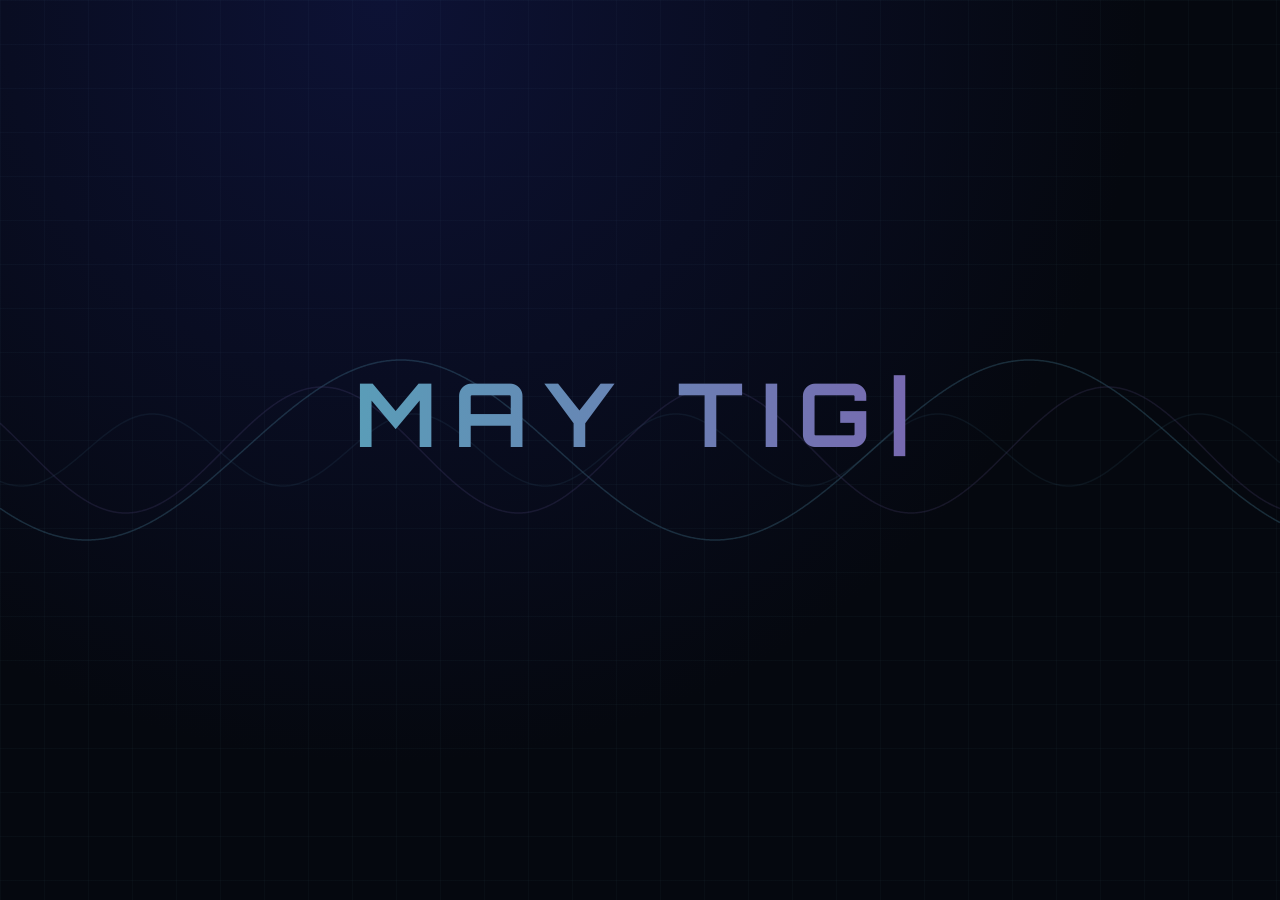
<file: index.html>
<!DOCTYPE html>
<html lang="en">
<head>
<meta charset="UTF-8">
<meta name="viewport" content="width=device-width, initial-scale=1.0">
<title>May Tiger</title>
<link href="https://fonts.googleapis.com/css2?family=Orbitron:wght@400;700;900&family=Poppins:wght@300;400;500;600;700&display=swap" rel="stylesheet">
<style>
  * { margin: 0; padding: 0; box-sizing: border-box; }
  body { background: #05080f; overflow: hidden; }

  /* ── START SCREEN ─────────────────────────────────────── */
  #start-screen {
    position: fixed; inset: 0; z-index: 10000;
    background: radial-gradient(ellipse at 30% 0%, #0d1235 0%, #05080f 60%);
    display: flex;
    flex-direction: column;
    align-items: center;
    justify-content: center;
    gap: 0.75rem;
  }

  #boot-wave {
    position: absolute;
    inset: 0;
    width: 100%;
    height: 100%;
    opacity: 0.45;
    pointer-events: none;
  }

  .boot-name {
    font-family: 'Orbitron', sans-serif;
    font-size: clamp(2.4rem, 8vw, 5.5rem);
    font-weight: 700;
    letter-spacing: 0.2em;
    background: linear-gradient(90deg, #5a9db8 0%, #7868b0 100%);
    -webkit-background-clip: text;
    -webkit-text-fill-color: transparent;
    background-clip: text;
    position: relative;
    z-index: 1;
    min-height: 1.2em;
  }

  .boot-sub {
    font-family: 'Poppins', sans-serif;
    font-size: clamp(0.6rem, 1.8vw, 0.85rem);
    color: #8bbad0;
    letter-spacing: 0.28em;
    text-transform: uppercase;
    opacity: 0;
    transition: opacity 0.9s ease;
    position: relative;
    z-index: 1;
  }

  .boot-prompt {
    font-family: 'Poppins', sans-serif;
    font-size: 0.78rem;
    color: #5a9db8;
    letter-spacing: 0.14em;
    opacity: 0;
    position: relative;
    z-index: 1;
    margin-top: 2rem;
    transition: opacity 0.5s ease;
  }
  .boot-prompt.blink {
    animation: bootBlink 1.4s ease-in-out infinite;
  }

  @keyframes bootBlink {
    0%, 100% { opacity: 1; }
    50%       { opacity: 0.2; }
  }

  /* Oscilloscope grid on start screen */
  #start-screen::after {
    content: '';
    position: absolute;
    inset: 0;
    background-image:
      linear-gradient(rgba(90,157,184,0.04) 1px, transparent 1px),
      linear-gradient(90deg, rgba(90,157,184,0.04) 1px, transparent 1px);
    background-size: 44px 44px;
    pointer-events: none;
    z-index: 0;
  }

  /* ── SHELL LOADER ─────────────────────────────────────── */
  #shell-loader {
    position: fixed; inset: 0; z-index: 9999;
    background: radial-gradient(ellipse at 30% 0%, #0d1235 0%, #05080f 60%);
    display: flex; align-items: center; justify-content: center;
    flex-direction: column;
    transition: opacity 0.4s ease;
  }
  #shell-loader.hidden { opacity: 0; pointer-events: none; }

  .loader-content { text-align: center; z-index: 2; }
  .loader-text {
    font-family: 'Poppins', sans-serif;
    font-size: 1.1rem;
    color: #8bbad0;
    margin-bottom: 1.25rem;
    letter-spacing: 0.12em;
    text-transform: uppercase;
  }

  .progress-bar {
    width: 250px; height: 3px;
    border: 1px solid rgba(90,157,184,0.3);
    border-radius: 10px; overflow: hidden;
  }
  .progress-fill {
    height: 100%; width: 0%;
    background: linear-gradient(90deg, #5a9db8, #7868b0);
    box-shadow: 0 0 10px #5a9db8;
  }
  .progress-fill.active { animation: loadBar 0.8s linear forwards; }
  @keyframes loadBar { from{width:0%} to{width:100%} }

  /* Subtle grid on loader */
  #shell-loader::after {
    content: ""; position: absolute; inset: 0; pointer-events: none;
    background-image:
      linear-gradient(rgba(90,157,184,0.03) 1px, transparent 1px),
      linear-gradient(90deg, rgba(90,157,184,0.03) 1px, transparent 1px);
    background-size: 44px 44px;
  }

  /* ── PAGE FRAME ───────────────────────────────────────── */
  #page-frame {
    position: fixed; inset: 0;
    width: 100%; height: 100%;
    border: none;
    opacity: 0;
    transition: opacity 0.25s ease;
  }
  #page-frame.visible { opacity: 1; }
</style>
</head>
<body>

<!-- Start screen — cinematic boot -->
<div id="start-screen">
  <canvas id="boot-wave"></canvas>
  <div class="boot-name"></div>
  <div class="boot-sub"></div>
  <div class="boot-prompt">[ click anywhere to enter ]</div>
</div>

<!-- Loader -->
<div id="shell-loader" style="display:none;">
  <div class="loader-content">
    <div class="loader-text">Initializing...</div>
    <div class="progress-bar"><div class="progress-fill" id="progress-fill"></div></div>
  </div>
</div>

<!-- Persistent audio — never reloads -->
<audio id="bootSound" src="sounds/Load.wav" preload="auto"></audio>
<audio id="bgMusic"   src="sounds/BG.wav"   loop preload="auto"></audio>
<audio id="navSound"  src="sounds/nav.wav"  preload="auto"></audio>

<!-- The iframe that swaps pages -->
<iframe id="page-frame" src=""
  allow="autoplay; fullscreen; picture-in-picture; encrypted-media"
  allowfullscreen></iframe>

<script>
const frame    = document.getElementById('page-frame');
const loader   = document.getElementById('shell-loader');
const startScr = document.getElementById('start-screen');
const progress = document.getElementById('progress-fill');
const bootSnd  = document.getElementById('bootSound');
const bgMusic  = document.getElementById('bgMusic');
const navSnd   = document.getElementById('navSound');

const bootCanvas = document.getElementById('boot-wave');
const bootName   = document.querySelector('.boot-name');
const bootSub    = document.querySelector('.boot-sub');
const bootPrompt = document.querySelector('.boot-prompt');

// ── Waveform animation ───────────────────────────────────
let waveRAF;
let waveT = 0;

function resizeBootCanvas() {
    bootCanvas.width  = window.innerWidth;
    bootCanvas.height = window.innerHeight;
}

function drawBootWave() {
    const ctx = bootCanvas.getContext('2d');
    const w = bootCanvas.width, h = bootCanvas.height;
    ctx.clearRect(0, 0, w, h);

    const waves = [
        { color: 'rgba(90,157,184,0.55)',  freq: 0.010, speed: 0.8,  amp: 0.10 },
        { color: 'rgba(120,104,176,0.35)', freq: 0.016, speed: -0.5, amp: 0.07 },
        { color: 'rgba(90,157,184,0.20)',  freq: 0.024, speed: 1.2,  amp: 0.04 },
    ];

    waves.forEach(wave => {
        ctx.beginPath();
        ctx.strokeStyle = wave.color;
        ctx.lineWidth = 1.5;
        for (let x = 0; x <= w; x++) {
            const y = h / 2 + Math.sin(x * wave.freq + waveT * wave.speed) * h * wave.amp;
            x === 0 ? ctx.moveTo(x, y) : ctx.lineTo(x, y);
        }
        ctx.stroke();
    });

    waveT += 0.04;
    waveRAF = requestAnimationFrame(drawBootWave);
}

// ── Typewriter ───────────────────────────────────────────
function typeWriter(el, text, speed, onDone) {
    let i = 0;
    el.textContent = '';
    function tick() {
        if (i <= text.length) {
            el.textContent = text.slice(0, i) + (i < text.length ? '|' : '');
            i++;
            setTimeout(tick, speed);
        } else {
            el.textContent = text;
            if (onDone) onDone();
        }
    }
    tick();
}

// ── Boot cinematic sequence ──────────────────────────────
window.addEventListener('load', () => {
    resizeBootCanvas();
    window.addEventListener('resize', resizeBootCanvas);
    drawBootWave();

    setTimeout(() => {
        typeWriter(bootName, 'MAY TIGER', 80, () => {
            setTimeout(() => {
                bootSub.style.opacity = '1';
                bootSub.textContent = 'Software Engineer · Music Producer';
                setTimeout(() => {
                    bootPrompt.style.opacity = '1';
                    setTimeout(() => {
                        bootPrompt.classList.add('blink');
                    }, 550);
                }, 900);
            }, 200);
        });
    }, 450);
});

// ── Navigate inside the iframe ───────────────────────────
function loadPage(url) {
    playNavSound();
    frame.classList.remove('visible');
    setTimeout(() => { frame.src = url; }, 200);
}

frame.addEventListener('load', () => { frame.classList.add('visible'); });

// ── Sound helpers ────────────────────────────────────────
function playNavSound() {
    navSnd.currentTime = 0;
    navSnd.volume = 0.4;
    navSnd.play().catch(() => {});
}

function startBgMusic() {
    bgMusic.volume = 0.4;
    bgMusic.play().catch(() => {});
}

// ── Listen for navigation messages from inner pages ──────
window.addEventListener('message', (e) => {
    if (e.data && e.data.type === 'navigate') { loadPage(e.data.url); }
    if (e.data && e.data.type === 'videoPlay') { bgMusic.pause(); }
    if (e.data && e.data.type === 'videoPause') { startBgMusic(); }
});

// ── Intro sequence ───────────────────────────────────────
let started = false;

function startExperience() {
    if (started) return;
    started = true;

    cancelAnimationFrame(waveRAF);
    startScr.style.display = 'none';
    loader.style.display = 'flex';

    progress.classList.remove('active');
    void progress.offsetWidth;
    setTimeout(() => progress.classList.add('active'), 50);

    bootSnd.volume = 0.3;
    bootSnd.play().catch(() => {});

    setTimeout(() => {
        loader.classList.add('hidden');
        startBgMusic();
        loadPage('menu.html');
    }, 800);
}

document.addEventListener('keydown', startExperience, { capture: true });
document.addEventListener('click',   startExperience, { capture: true });
</script>
</body>
</html>
</file>
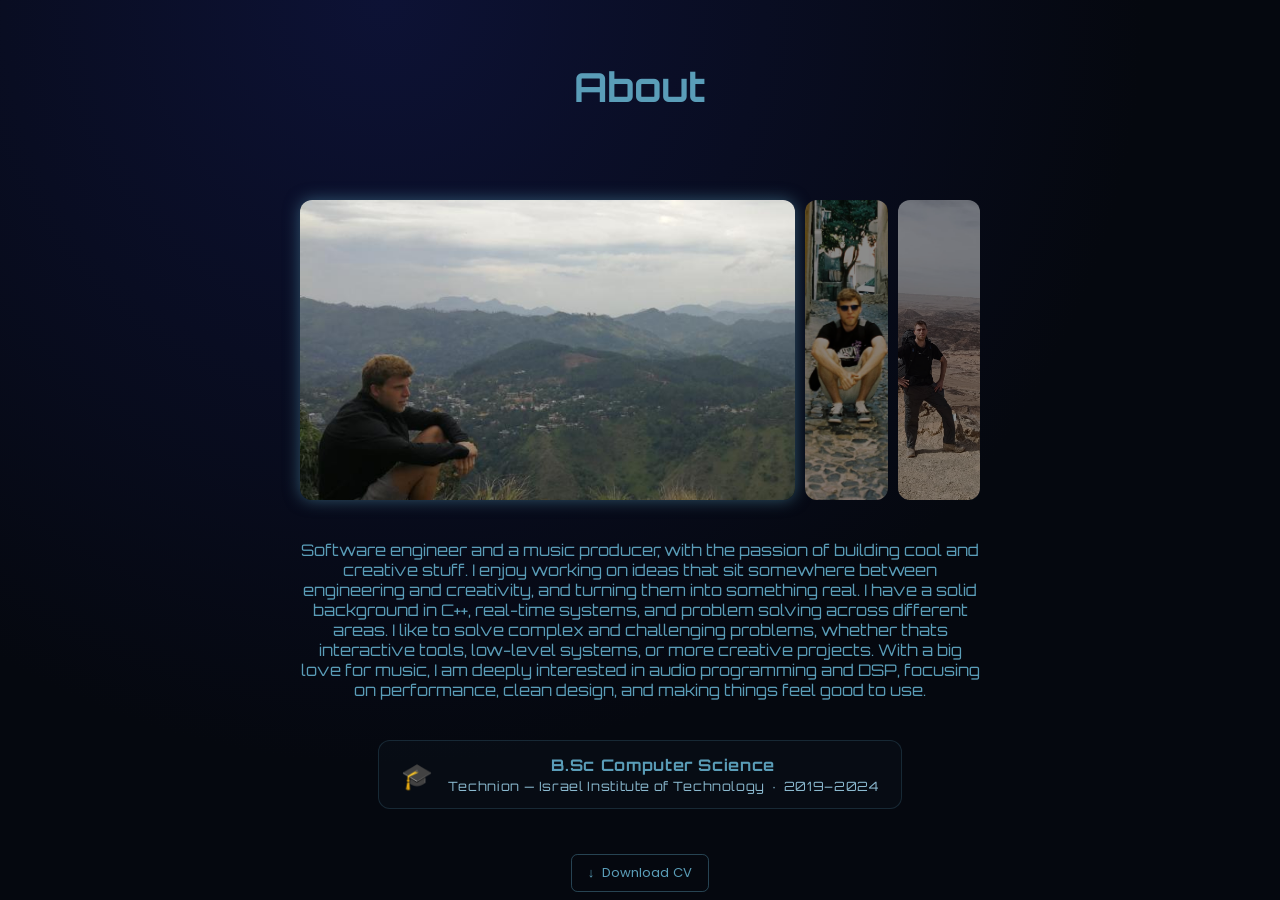
<file: about.html>
<!DOCTYPE html>
<html lang="en">
<head>
<meta charset="UTF-8">
<meta name="viewport" content="width=device-width, initial-scale=1.0">
<meta name="description" content="About May Tiger — Linux software engineer with 3 years at SolarEdge, B.Sc Computer Science from Technion, C++ audio plugin developer and music producer.">
<title>About | May Tiger</title>
<link rel="stylesheet" href="styles.css">
<link rel="preconnect" href="https://fonts.googleapis.com">
<link rel="preconnect" href="https://fonts.gstatic.com" crossorigin>
<link href="https://fonts.googleapis.com/css2?family=Orbitron:wght@400;700;900&family=Poppins:wght@300;400;500;600;700&display=swap" rel="stylesheet">
</head>
<body style="background: #05080f;">

<section id="about" class="about scrollable-page active">
    <h1>About</h1>
    <div class="about-page">

        <div class="options">
            
            <div class="option active" style="--optionImage: url('images/me.jpg');" aria-label="Photo 1">
                <div class="label"><div class="icon"></div></div>
            </div>
            <div class="option" style="--optionImage: url('images/me_2.png');" aria-label="Photo 2">
                <div class="label"><div class="icon"></div></div>
            </div>
            <div class="option" style="--optionImage: url('images/me_3.jpeg');" aria-label="Photo 3">
                <div class="label"><div class="icon"></div></div>
            </div>
        
        </div>

        <p>
            Software engineer and a music producer, with the passion of building cool and creative stuff.
            I enjoy working on ideas that sit somewhere between engineering and creativity, and turning them into something real.
            I have a solid background in C++, real-time systems, and problem solving across different areas.
            I like to solve complex and challenging problems, whether thats interactive tools, low-level systems, or more creative projects.
            With a big love for music, I am deeply interested in audio programming and DSP, focusing on performance, clean design, and making things feel good to use.
        </p>

        <div class="edu-badge">
            <div class="edu-badge-icon">&#127891;</div>
            <div class="edu-badge-text">
                <div class="edu-badge-degree">B.Sc Computer Science</div>
                <div class="edu-badge-school">Technion &mdash; Israel Institute of Technology &nbsp;&#183;&nbsp; 2019&ndash;2024</div>
            </div>
        </div>
        
        <a href="MayTiger_CV.pdf" download class="download-btn">&#8595;&nbsp; Download CV</a>
        
        <h2 class="about-cta">
            Open to new opportunities!   feel free to reach out on at: <br>  <a href="mailto:may.tiger877@gmail.com">may.tiger877@gmail.com</a> <br>or:
        </h2>
        
        <div class="about-links">
            <a href="https://www.linkedin.com/in/may-tiger-1b8280225" target="_blank">
                <img src="images/linkedinCROP.png" alt="LinkedIn profile" class="about-icon_linkdin">
            </a>
        </div>
        
        <div class="skills-row">
            <span class="skill-tag">C++</span>
            <span class="skill-tag">C</span>
            <span class="skill-tag">Python</span>
            <span class="skill-tag">Linux</span>
            <span class="skill-tag">JUCE</span>
            <span class="skill-tag">DSP</span>
            <span class="skill-tag">PyTorch</span>
            <span class="skill-tag">Git</span>
            <span class="skill-tag">JavaScript</span>
            <span class="skill-tag">HTML / CSS</span>
        </div>
        
        <div class="back-btn" onclick="goTo('menu.html')">&#8592; Back</div>
    </div>
</section>

<script src="scripts.js"></script>
</body>
</html>
</file>
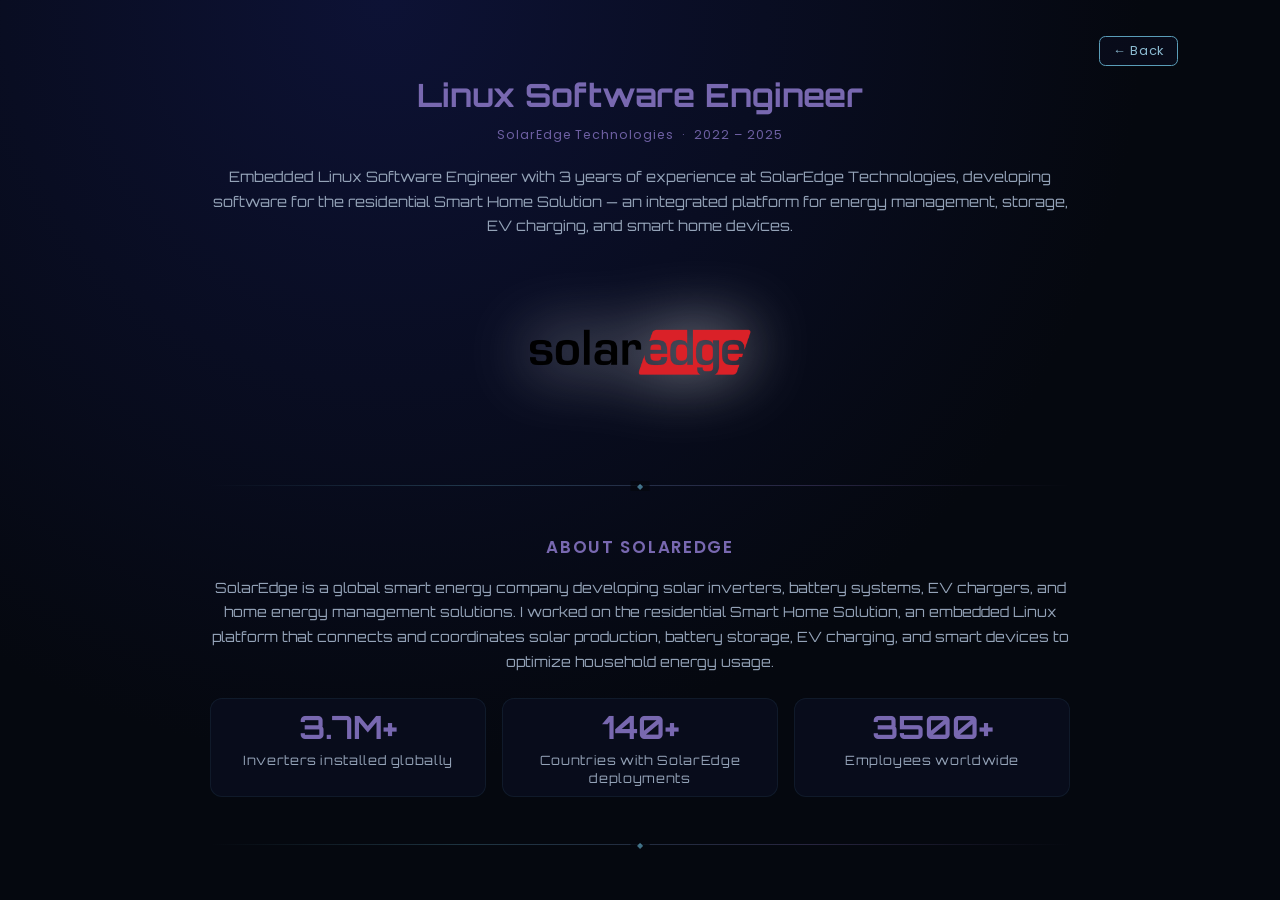
<file: experience.html>
<!DOCTYPE html>
<html lang="en">
<head>
<meta charset="UTF-8">
<meta name="viewport" content="width=device-width, initial-scale=1.0">
<meta name="description" content="May Tiger's work experience — 3 years as Linux Software Engineer at SolarEdge Technologies, developing embedded Linux software for residential smart home energy systems.">
<title>Experience | May Tiger</title>
<link rel="stylesheet" href="styles.css">
<link rel="preconnect" href="https://fonts.googleapis.com">
<link rel="preconnect" href="https://fonts.gstatic.com" crossorigin>
<link href="https://fonts.googleapis.com/css2?family=Orbitron:wght@400;700;900&family=Poppins:wght@300;400;500;600;700&display=swap" rel="stylesheet">
</head>
<body style="background: #05080f;">

<section id="experience" class="experience scrollable-page active">
    <div class="top-back-btn" onclick="goTo('menu.html')">&#8592; Back</div>
    <div class="proj-content">

        <!-- HERO -->
        <div class="proj-hero">
            <div class="proj-hero-text">
                <!-- <p class="tech-tags">C &nbsp;&#183;&nbsp; Python &nbsp;&#183;&nbsp; Linux &nbsp;&#183;&nbsp; Embedded</p> -->
                <h2>Linux Software Engineer</h2>
                <p class="tech-tags">SolarEdge Technologies &nbsp;&#183;&nbsp; 2022 &ndash; 2025</p>
                <p class="proj-hero-sub">Embedded Linux Software Engineer with 3 years of experience at SolarEdge Technologies, developing software for the residential Smart Home Solution — an integrated platform for energy management, storage, EV charging, and smart home devices.</p>
            </div>
        </div>
        
        <a href="https://www.solaredge.com" target="_blank">
            <img src="images/SolarEdge_logo.png" alt="SolarEdge Technologies" class="about-icon_solaredge">
        </a>
        
        
        <div class="proj-divider"></div>

        <!-- ABOUT THE COMPANY -->
        <div class="proj-section">
            <h3 class="proj-section-title">About SolarEdge</h3>
            <!-- <p>SolarEdge Technologies (NASDAQ: SEDG) is a global leader in smart energy technology, headquartered in Israel. The company designs and manufactures solar inverters, power optimizers, energy storage systems, EV chargers, and smart home energy management devices — all unified under a single software ecosystem.</p> -->
            <!-- <p>The product line I worked on was the residential Smart Home Solution: a tightly integrated platform connecting solar inverters, home batteries, EV chargers, hot water controllers, and smart plugs into one coordinated system. The goal is to maximize self-consumption of solar energy, minimize grid dependency, and give homeowners real-time control over every watt flowing through their home.</p> -->
            <p>SolarEdge is a global smart energy company developing solar inverters, battery systems, EV chargers, and home energy management solutions.

I worked on the residential Smart Home Solution, an embedded Linux platform that connects and coordinates solar production, battery storage, EV charging, and smart devices to optimize household energy usage.</p>

            <div class="exp-stat-row">
                <div class="exp-stat">
                    <div class="exp-stat-num">3.7M+</div>
                    <div class="exp-stat-label">Inverters installed globally</div>
                </div>
                <div class="exp-stat">
                    <div class="exp-stat-num">140+</div>
                    <div class="exp-stat-label">Countries with SolarEdge deployments</div>
                </div>
                <div class="exp-stat">
                    <div class="exp-stat-num">3500+</div>
                    <div class="exp-stat-label">Employees worldwide</div>
                </div>
            </div>
        </div>

        <div class="proj-divider"></div>

        <!-- THE PRODUCT -->
        <div class="proj-section">
            <h3 class="proj-section-title">The Product I Worked On</h3>
            <p>The Smart Home Solution serves as the central controller of a connected home energy ecosystem. It communicates with inverters, batteries, EV chargers, and smart devices over protocols including MQTT, Modbus, Zigbee, and RS-485, making real-time decisions about energy distribution and consumption.</p>
            <img src="images/SolarEdge_Home.png" class="proj-spec-img" style="border-radius:8px;border:1px solid rgba(90,157,184,0.15);" onerror="this.src='images/BallPit.png'">
        </div>

        <div class="proj-divider"></div>

        <!-- MY ROLE -->
        <div class="proj-section">
            <h3 class="proj-section-title">My Role and Contributions</h3>
            <p>As part of the core R&D team, I worked across software development, hardware integration, algorithm design, testing, and system validation for a large-scale embedded Linux product.</p>

            <div class="proj-cards">
                <div class="proj-card">
                    <div class="proj-card-icon">&#128200;</div>
                    <h4>Energy Management Algorithms</h4>
                    <p>Developed energy management logic that optimizes energy flow between solar production, battery storage, household loads, and the electrical grid.</p>
                </div>
                <div class="proj-card">
                    <div class="proj-card-icon">&#128268;</div>
                    <h4>Device Integration</h4>
                    <p>Designed software infrastructure for integrating new hardware devices and communication protocols into a unified platform.</p>
                </div>
                <div class="proj-card">
                    <div class="proj-card-icon">&#9889;</div>
                    <h4>Backend Services</h4>
                    <p>Developed and maintained embedded Linux services with a focus on reliability, performance, and scalability.</p>
                </div>
                <div class="proj-card">
                    <div class="proj-card-icon">&#128295;</div>
                    <h4>Hardware Testing</h4>
                    <p>Built and operated hardware test environments using real inverters, batteries, meters, and smart devices for validation and debugging.</p>
                </div>
                <div class="proj-card">
                    <div class="proj-card-icon">&#128101;</div>
                    <h4>Cross-team Collaboration</h4>
                    <p>Collaborated closely with software, hardware, QA, and product teams throughout the development lifecycle.</p>
                </div>
                <div class="proj-card">
                    <div class="proj-card-icon">&#9989;</div>
                    <h4>Unit Testing</h4>
                    <p>Implemented automated unit tests using CMocka to improve reliability and support continuous development.</p>
                </div>
            </div>
        </div>

        <div class="proj-divider"></div>

        <!-- WHAT I GAINED -->
        <div class="proj-section">
            <h3 class="proj-section-title">What I Gained</h3>
            <p>Working at SolarEdge gave me deep, production-grade experience in areas that are hard to learn outside a real embedded systems environment:</p>

            <div class="proj-metrics">
                <div class="proj-metric">
                    <div class="proj-metric-name">Linux Development</div>
                    <div class="proj-metric-desc">Building and maintaining production software for resource-constrained, always-on embedded systems.</div>
                </div>
                <div class="proj-metric">
                    <div class="proj-metric-name">Multi-device Architectures</div>
                    <div class="proj-metric-desc">Designing software that coordinates diverse hardware platforms and communication protocols.</div>
                </div>
                <div class="proj-metric">
                    <div class="proj-metric-name">Algorithm design</div>
                    <div class="proj-metric-desc">Developing decision-making logic for real-world energy management scenarios.</div>
                </div>
                <div class="proj-metric">
                    <div class="proj-metric-name">Hardware & System Debugging</div>
                    <div class="proj-metric-desc">Diagnosing and resolving issues across software, networking, and physical hardware layers using real-world test environments.</div>
                </div>
            </div>
        </div>

        <div class="proj-divider"></div>

        <!-- TECH STACK -->
        <div class="proj-section">
            <h3 class="proj-section-title">Tech Stack</h3>
            <div class="proj-tags-big">
                <span class="proj-tag">C</span>
                <span class="proj-tag">Python</span>
                <span class="proj-tag">Linux</span>
                <span class="proj-tag">CMocka</span>
                <span class="proj-tag">Git</span>
                <span class="proj-tag">CMake</span>
                <span class="proj-tag">Jira</span>
                <span class="proj-tag">Wireshark</span>
            </div>
        </div>

        <!-- <div class="proj-section" style="text-align:center;">
            <a href="MayTiger_CV.pdf" download class="download-btn" style="font-family:'Poppins',sans-serif;">&#8595;&nbsp; Download CV</a>
        </div> -->

        <!-- <div style="height:5rem;"></div> -->
    </div>
    <div class="back-btn" onclick="goTo('menu.html')">&#8592; Back</div>
</section>

<script src="scripts.js"></script>
</body>
</html>
</file>
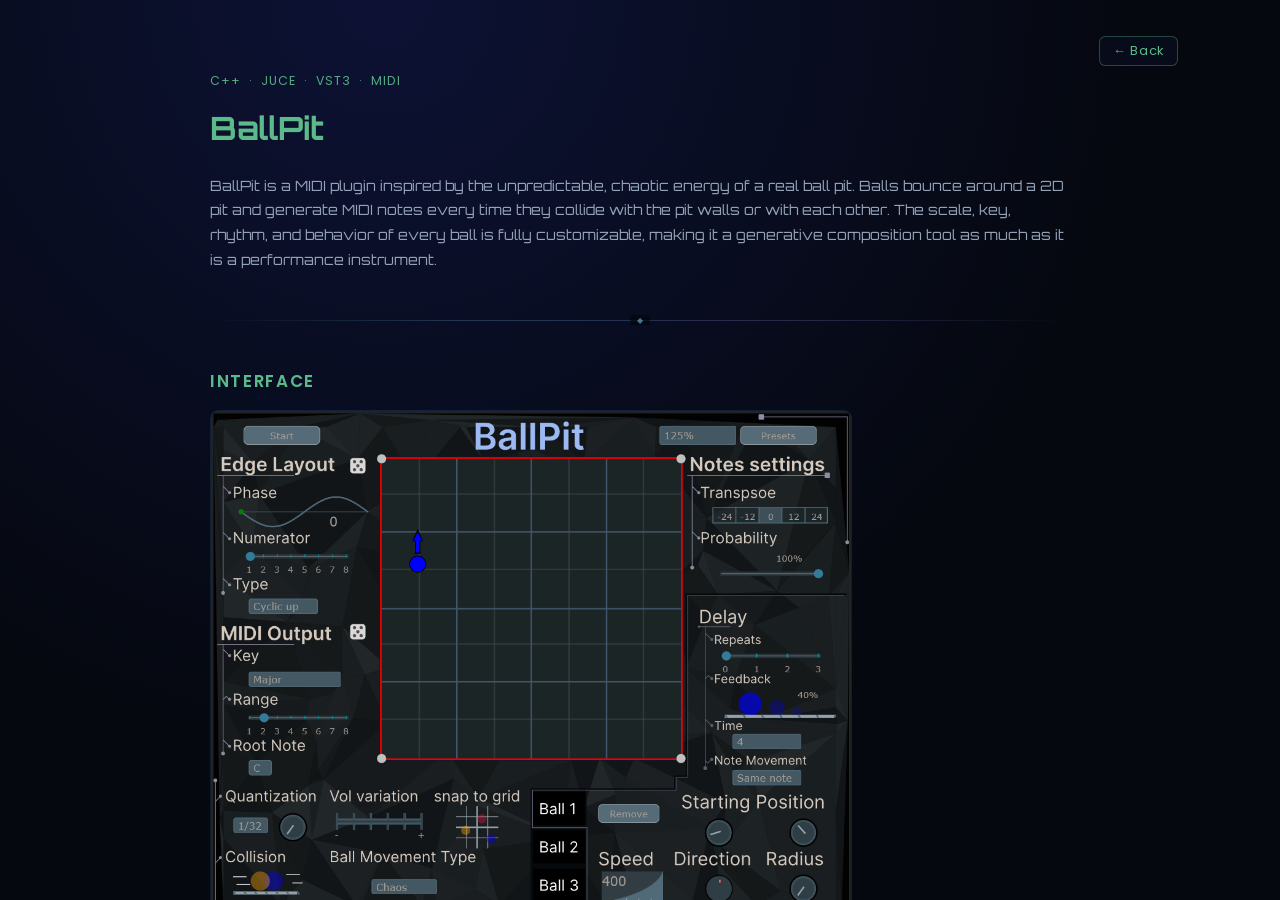
<file: plugin-ballpit.html>
<!DOCTYPE html>
<html lang="en">
<head>
<meta charset="UTF-8">
<meta name="viewport" content="width=device-width, initial-scale=1.0">
<meta name="description" content="BallPit — a physics-based MIDI generator VST3 plugin built in C++ with JUCE. Bouncing balls trigger notes with scale/key control, probability, chaos mode, and per-ball delay tails.">
<title>BallPit | May Tiger</title>
<link rel="stylesheet" href="styles.css">
<link rel="preconnect" href="https://fonts.googleapis.com">
<link rel="preconnect" href="https://fonts.gstatic.com" crossorigin>
<link href="https://fonts.googleapis.com/css2?family=Orbitron:wght@400;700;900&family=Poppins:wght@300;400;500;600;700&display=swap" rel="stylesheet">
</head>
<body style="background: #05080f;">

<section id="plugin-ballpit" class="plugin-page scrollable-page active">
    <div class="top-back-btn" onclick="goTo('plugins.html')">&#8592; Back</div>
    <div class="proj-content">

        <div class="proj-hero">
            <div class="proj-hero-text">
                <p class="tech-tags">C++ &nbsp;&#183;&nbsp; JUCE &nbsp;&#183;&nbsp; VST3 &nbsp;&#183;&nbsp; MIDI</p>
                <h2>BallPit</h2>
            </div>
        </div>

        <div class="proj-section">
            <p>BallPit is a MIDI plugin inspired by the unpredictable, chaotic energy of a real ball pit. Balls bounce around a 2D pit and generate MIDI notes every time they collide with the pit walls or with each other. The scale, key, rhythm, and behavior of every ball is fully customizable, making it a generative composition tool as much as it is a performance instrument.</p>
        </div>

        <div class="proj-divider"></div>

        <div class="proj-section">
            <h3 class="proj-section-title">Interface</h3>
            <img src="https://github.com/MayTiger877/BallPit/raw/main/Screenshot_1.png" class="proj-spec-img" style="border-radius:8px;border:1px solid rgba(90,157,184,0.15);" onerror="this.src='images/BallPit.png'">
        </div>

        <div class="proj-divider"></div>

        <div class="proj-section">
            <h3 class="proj-section-title">Features</h3>
            <div class="proj-cards">
                <div class="proj-card"><div class="proj-card-icon">&#127925;</div><h4>Scale and Key Control</h4><p>Set the root note, key/scale, and note range. Notes are spread across the pit edges and triggered on collision.</p></div>
                <div class="proj-card"><div class="proj-card-icon">&#9881;</div><h4>Two Movement Modes</h4><p>Chaos mode: freely set speed and direction per ball. Tempo mode: speed synced to DAW tempo on both X and Y axes independently.</p></div>
                <div class="proj-card"><div class="proj-card-icon">&#127922;</div><h4>Probability and Variation</h4><p>Per-note probability controls the odds each note fires. Volume variation adds organic randomness to note velocity.</p></div>
                <div class="proj-card"><div class="proj-card-icon">&#128257;</div><h4>Per-Ball Delay Tail</h4><p>Each ball has its own delay section with repeats, feedback, timing, and note transposition, turning one collision into a rhythm.</p></div>
                <div class="proj-card"><div class="proj-card-icon">&#128208;</div><h4>Snap to Grid</h4><p>Option to snap balls to a 1/8-interval grid on the pit, giving tighter rhythmic control over starting positions.</p></div>
                <div class="proj-card"><div class="proj-card-icon">&#127931;</div><h4>Quantization</h4><p>Global quantization with adjustable size and percentage. Dial in how strictly notes align to the grid.</p></div>
            </div>
        </div>

        <div class="proj-divider"></div>

        <div class="proj-section">
            <h3 class="proj-section-title">Tech Stack</h3>
            <div class="proj-tags-big">
                <span class="proj-tag">C++</span><span class="proj-tag">JUCE</span><span class="proj-tag">Figma</span>
                <span class="proj-tag">MIDI</span><span class="proj-tag">CMake</span><span class="proj-tag">GitHub Actions</span>
                <span class="proj-tag">Physics Simulation</span>
            </div>
            <!-- <h3 class="proj-section-title">------------------------------------------</h3> -->
            <div class="download-row" style="margin-top:1.5rem;">
                <a href="plugins/BallPit-Windows.vst3.zip" download class="download-btn">Download Windows</a>
                <a href="plugins/BallPit-Mac.vst3.zip" download class="download-btn">Download Mac</a>
                <a href="https://github.com/MayTiger877/BallPit" target="_blank" class="proj-github-btn">View on GitHub </a>
            </div>
        </div>

        <div style="height:80px;"></div>
        <div class="back-btn" onclick="goTo('plugins.html')">&#8592; Back</div>

    </div>
</section>

<script src="scripts.js"></script>
</body>
</html>
</file>
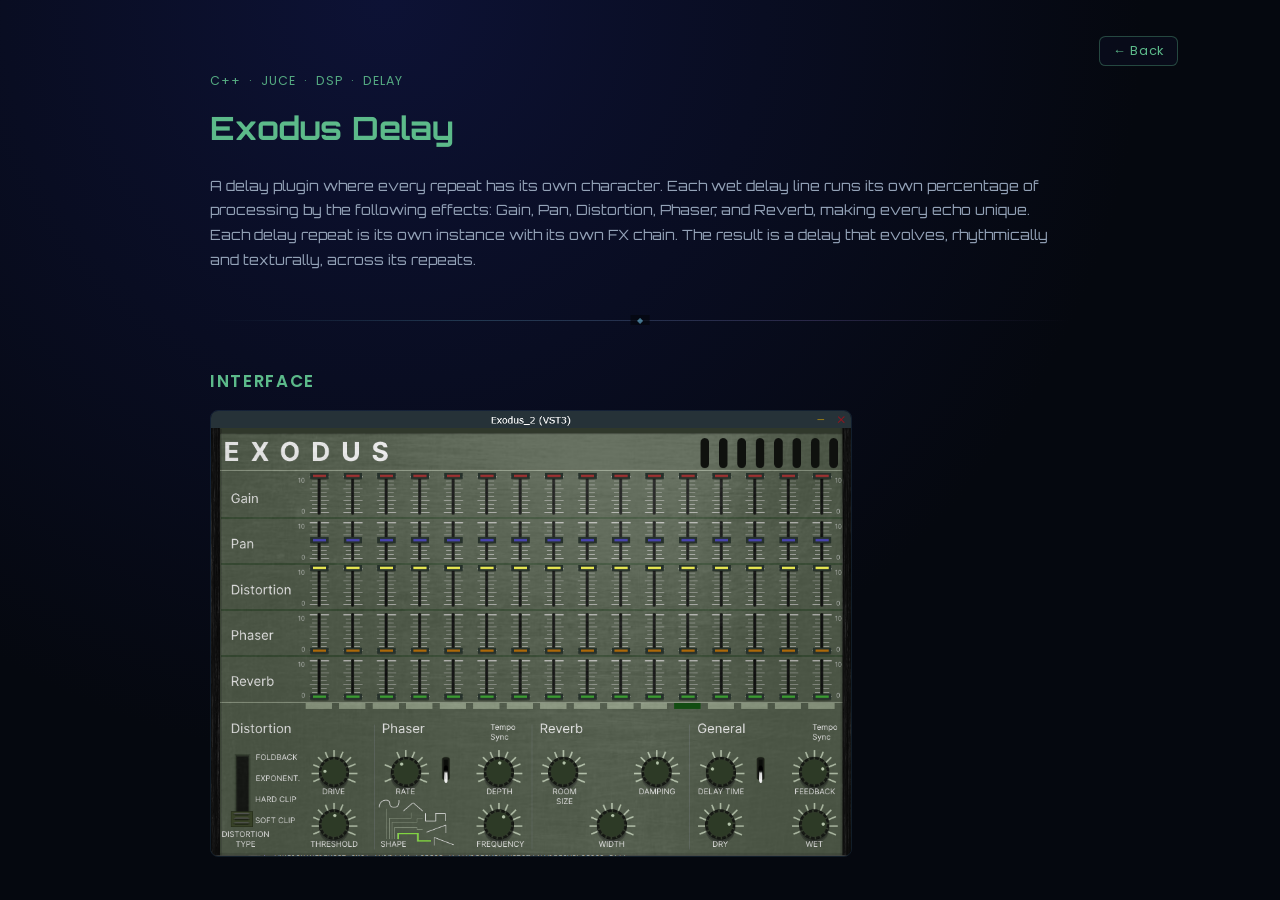
<file: plugin-exodus.html>
<!DOCTYPE html>
<html lang="en">
<head>
<meta charset="UTF-8">
<meta name="viewport" content="width=device-width, initial-scale=1.0">
<meta name="description" content="Exodus — a creative delay VST3 plugin with a per-repeat FX chain. Each echo tap runs through its own gain, pan, distortion, phaser, and reverb. Built in C++ with JUCE.">
<title>Exodus Delay | May Tiger</title>
<link rel="stylesheet" href="styles.css">
<link rel="preconnect" href="https://fonts.googleapis.com">
<link rel="preconnect" href="https://fonts.gstatic.com" crossorigin>
<link href="https://fonts.googleapis.com/css2?family=Orbitron:wght@400;700;900&family=Poppins:wght@300;400;500;600;700&display=swap" rel="stylesheet">
</head>
<body style="background: #05080f;">

    <section id="plugin-exodus" class="plugin-page scrollable-page active">
    <div class="top-back-btn" onclick="goTo('plugins.html')">&#8592; Back</div>
    <div class="proj-content">
        
        <div class="proj-hero">
            <div class="proj-hero-text">
                <p class="tech-tags">C++ &nbsp;&#183;&nbsp; JUCE &nbsp;&#183;&nbsp; DSP &nbsp;&#183;&nbsp; DELAY</p>
                <h2>Exodus Delay</h2>
            </div>
        </div>

        <div class="proj-section">
            <p>A delay plugin where every repeat has its own character.
                Each wet delay line runs its own percentage of processing by the following effects: Gain, Pan, Distortion, Phaser, and Reverb, making every echo unique.
                Each delay repeat is its own instance with its own FX chain.
                The result is a delay that evolves, rhythmically and texturally, across its repeats.</p>
        </div>

        <div class="proj-divider"></div>

        <div class="proj-section">
            <h3 class="proj-section-title">Interface</h3>
            <img src="https://github.com/MayTiger877/Exodus_delay/raw/main/Screenshot_1.png" class="proj-spec-img" style="border-radius:8px;border:1px solid rgba(90,157,184,0.15);" onerror="this.src='images/Exodus.png'">
        </div>

        <div class="proj-divider"></div>

        <div class="proj-section">
            <h3 class="proj-section-title">Features</h3>
            <div class="proj-cards">
                <div class="proj-card"><div class="proj-card-icon">&#128279;</div><h4>Per-Repeat FX Chain</h4><p>Each delay line instance has its own independent effects chain: Gain, Pan, Distortion, Phaser, and Reverb, all fully customizable.</p></div>
                <div class="proj-card"><div class="proj-card-icon">&#127906;</div><h4>Gain and Pan</h4><p>Control the volume and stereo position of each individual repeat independently from the others.</p></div>
                <div class="proj-card"><div class="proj-card-icon">&#9889;</div><h4>Distortion</h4><p>4 different distortion algorithms for unique tonal characteristics. Drive and threshold controls.</p></div>
                <div class="proj-card"><div class="proj-card-icon">&#127744;</div><h4>Phaser</h4><p>Phase modulation including 5 different algorithms for phaser motion. Rate, depth and frequency controls.</p></div>
                <div class="proj-card"><div class="proj-card-icon">&#127754;</div><h4>Reverb</h4><p>A simple reverb effect for adding spatiality to individual delay repeats. Room size and damping controls.</p></div>
                <div class="proj-card"><div class="proj-card-icon">&#9201;</div><h4>General Delay Settings</h4><p>Full control over global delay time, feedback, overall wet/dry mix, and sync to tempo.</p></div>
            </div>
        </div>

        <div class="proj-divider"></div>

        <div class="proj-section">
            <h3 class="proj-section-title">How It Works</h3>
            <!-- <p>Exodus routes audio through a sequencer of delay taps. Each tap reads from the delay buffer at its designated time offset and passes its output through its own DSP chain before being summed into the output. This means the plugin is not just a standard feedback delay. It is closer to a programmable multi-tap delay with per-tap signal processing.</p> -->
            <div class="proj-pipeline">
                <div class="proj-pipe-step"><div class="proj-pipe-label">Input</div><div class="proj-pipe-desc">Dry Signal</div></div>
                <div class="proj-pipe-arrow">&#8594;</div>
                <div class="proj-pipe-step"><div class="proj-pipe-label">Delay Buffer</div><div class="proj-pipe-desc">Write and Read Taps</div></div>
                <div class="proj-pipe-arrow">&#8594;</div>
                <div class="proj-pipe-step highlight-green"><div class="proj-pipe-label">Per-Tap FX</div><div class="proj-pipe-desc">Gain · Pan · Dist <br> Phaser · Reverb<br></div></div>
                <div class="proj-pipe-arrow">&#8594;</div>
                <div class="proj-pipe-step"><div class="proj-pipe-label">Output</div><div class="proj-pipe-desc">Mixed Wet + Dry</div></div>
            </div>
        </div>

        <div class="proj-divider"></div>

        <div class="proj-section">
            <h3 class="proj-section-title">Tech Stack</h3>
            <div class="proj-tags-big">
                <span class="proj-tag">C++</span><span class="proj-tag">JUCE</span><span class="proj-tag">DSP</span>
                <span class="proj-tag">Figma</span><span class="proj-tag">CMake</span><span class="proj-tag">GitHub Actions</span>
            </div>
            <h4 class="proj-section-title">Downloads and Links</h4>
            <div class="download-row" style="margin-top:1.5rem;">
                <a href="plugins/ExodusDelay-Windows.vst3.zip" download class="download-btn">Download Windows</a>
                <a href="plugins/ExodusDelay-Mac.vst3.zip" download class="download-btn">Download Mac</a>
                <a href="https://github.com/MayTiger877/Exodus_delay" target="_blank" class="proj-github-btn">View on GitHub &#8594;</a>
            </div>
        </div>

        <div style="height:80px;"></div>
    <div class="back-btn" onclick="goTo('plugins.html')">&#8592; Back</div>
    </div>
</section>

<script src="scripts.js"></script>
</body>
</html>
</file>
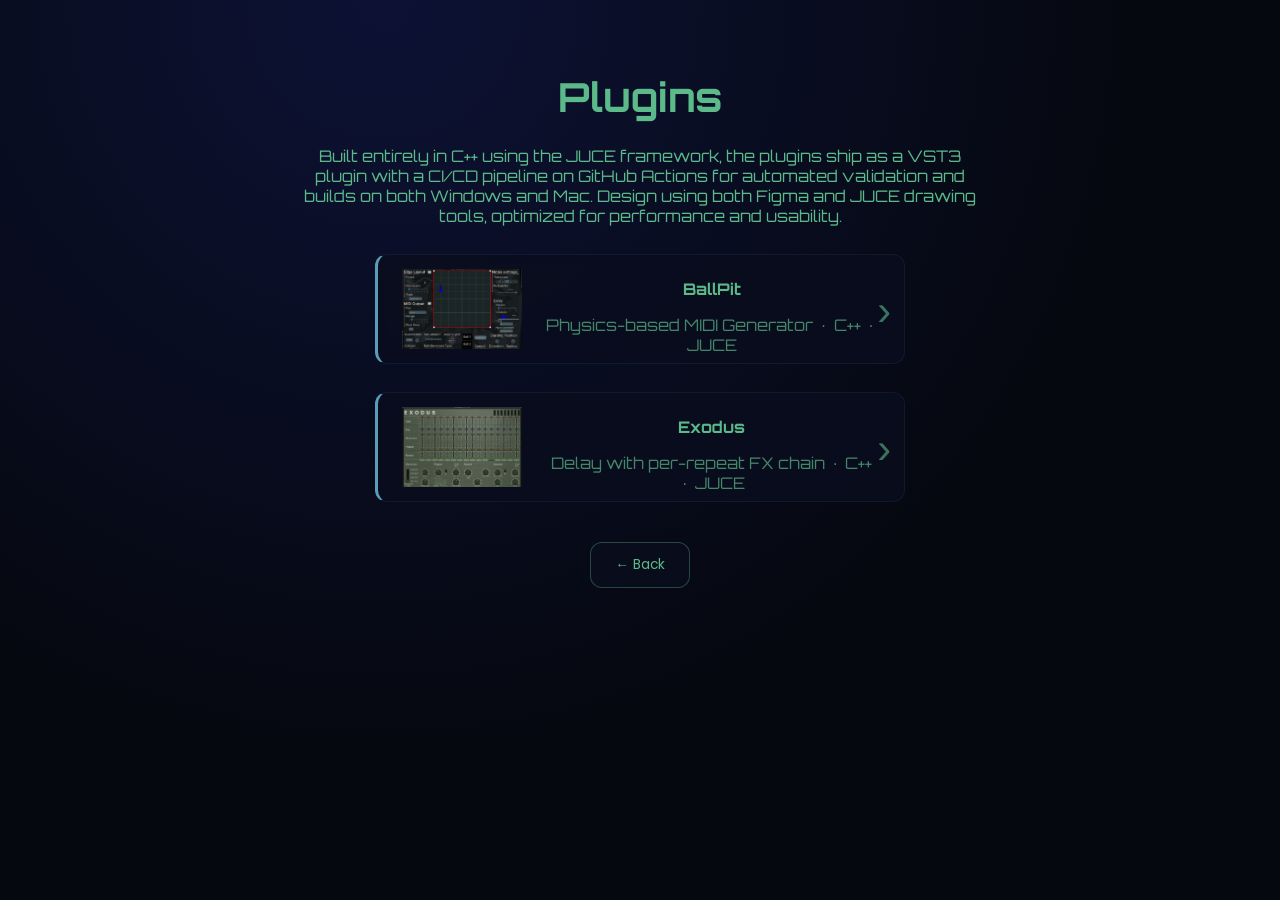
<file: plugins.html>
<!DOCTYPE html>
<html lang="en">
<head>
<meta charset="UTF-8">
<meta name="viewport" content="width=device-width, initial-scale=1.0">
<meta name="description" content="May Tiger's audio plugins — BallPit (physics-based MIDI generator) and Exodus (delay with per-repeat FX chain). Built in C++ with JUCE, available as VST3 for Windows and Mac.">
<title>Plugins | May Tiger</title>
<link rel="stylesheet" href="styles.css">
<link rel="preconnect" href="https://fonts.googleapis.com">
<link rel="preconnect" href="https://fonts.gstatic.com" crossorigin>
<link href="https://fonts.googleapis.com/css2?family=Orbitron:wght@400;700;900&family=Poppins:wght@300;400;500;600;700&display=swap" rel="stylesheet">
</head>
<body style="background: #05080f;">

<section id="plugins" class="plugins scrollable-page active">
    <h1>Plugins</h1>
    <div class="menu-list">
        <p>Built entirely in C++ using the JUCE framework, the plugins ship as a VST3 plugin with a CI/CD pipeline on GitHub Actions for automated validation and builds on both Windows and Mac. Design using both Figma and JUCE drawing tools, optimized for performance and usability.</p>
        <a class="menu-list-item" onclick="goTo('plugin-ballpit.html')">
            <img src="images/BallPit.png" alt="BallPit plugin screenshot" class="item-img">
            <div class="menu-list-text">
                <h3>BallPit</h3>
                <p>Physics-based MIDI Generator &nbsp;&#183;&nbsp; C++ &nbsp;&#183;&nbsp; JUCE</p>
            </div>
            <span class="arrow">&#8250;</span>
        </a>
        <a class="menu-list-item" onclick="goTo('plugin-exodus.html')">
            <img src="images/Exodus.png" alt="Exodus plugin screenshot" class="item-img">
            <div class="menu-list-text">
                <h3>Exodus</h3>
                <p>Delay with per-repeat FX chain &nbsp;&#183;&nbsp; C++ &nbsp;&#183;&nbsp; JUCE</p>
            </div>
            <span class="arrow">&#8250;</span>
        </a>
    </div>
    <div class="back-btn" onclick="goTo('menu.html')">&#8592; Back</div>
</section>

<script src="scripts.js"></script>
</body>
</html>
</file>
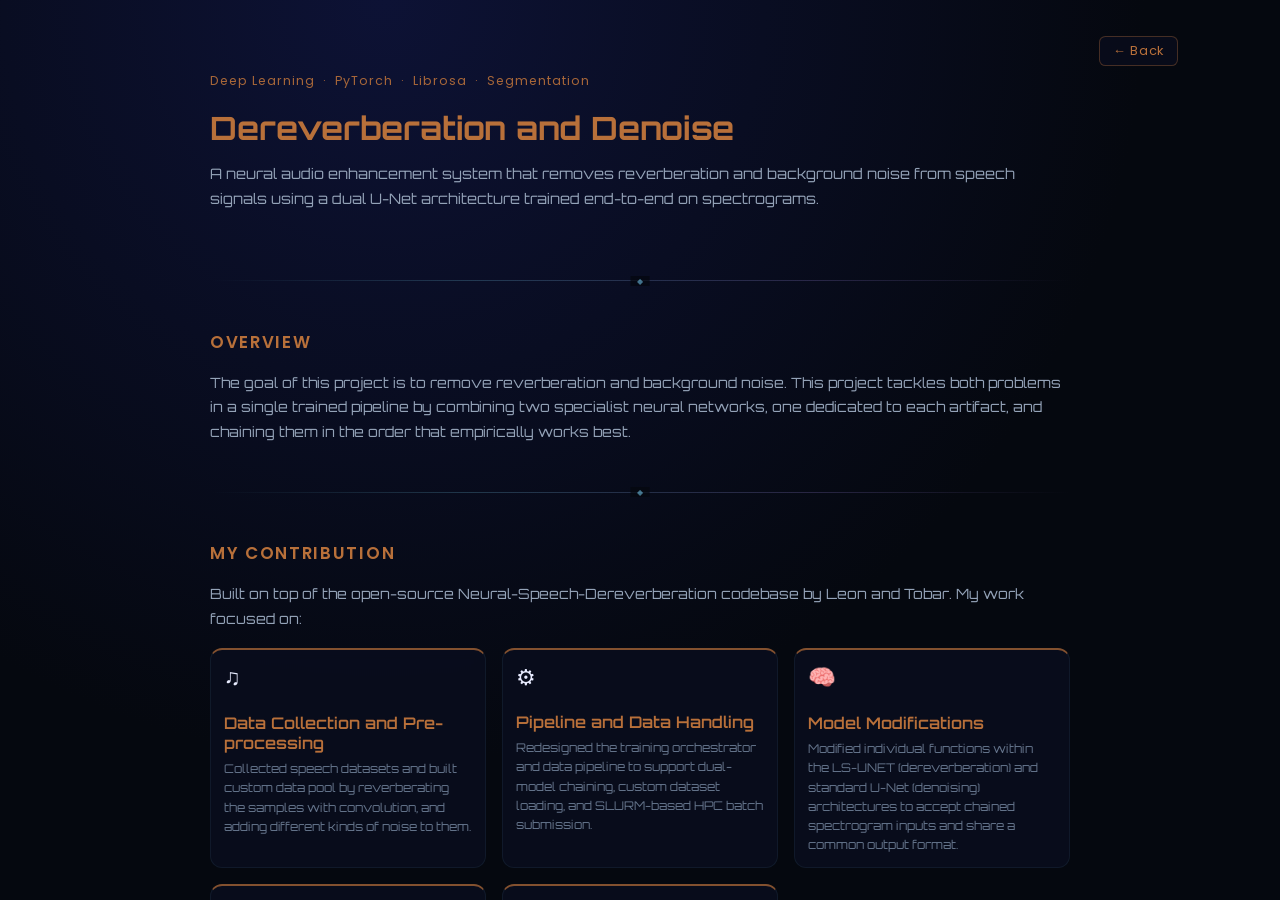
<file: project-dereverb.html>
<!DOCTYPE html>
<html lang="en">
<head>
<meta charset="UTF-8">
<meta name="viewport" content="width=device-width, initial-scale=1.0">
<meta name="description" content="Deep learning audio de-reverberation and denoising tool — dual U-Net architecture trained to remove reverb and noise from speech/audio recordings. Built with Python and PyTorch.">
<title>De-Reverberation Tool | May Tiger</title>
<link rel="stylesheet" href="styles.css">
<link rel="preconnect" href="https://fonts.googleapis.com">
<link rel="preconnect" href="https://fonts.gstatic.com" crossorigin>
<link href="https://fonts.googleapis.com/css2?family=Orbitron:wght@400;700;900&family=Poppins:wght@300;400;500;600;700&display=swap" rel="stylesheet">
</head>
<body style="background: #05080f;">

<section id="project-dereverb" class="project-page scrollable-page active">
    <div class="top-back-btn" onclick="goTo('projects.html')">&#8592; Back</div>
    <div class="proj-content">

        <div class="proj-hero">
            <div class="proj-hero-text">
                <p class="tech-tags">Deep Learning &nbsp;&#183;&nbsp; PyTorch &nbsp;&#183;&nbsp; Librosa &nbsp;&#183;&nbsp; Segmentation</p>
                <h2>Dereverberation and Denoise</h2>
                <p class="proj-hero-sub">A neural audio enhancement system that removes reverberation and background noise from speech signals using a dual U-Net architecture trained end-to-end on spectrograms.</p>
            </div>
        </div>

        <div class="proj-divider"></div>

        <div class="proj-section">
            <h3 class="proj-section-title">Overview</h3>
            <p>The goal of this project is to remove reverberation and background noise. This project tackles both problems in a single trained pipeline by combining two specialist neural networks, one dedicated to each artifact, and chaining them in the order that empirically works best.</p>
        </div>

        <div class="proj-divider"></div>

        <div class="proj-section">
            <h3 class="proj-section-title">My Contribution</h3>
            <p>Built on top of the open-source Neural-Speech-Dereverberation codebase by Leon and Tobar. My work focused on:</p>
            <div class="proj-cards">
                <div class="proj-card">
                    <div class="proj-card-icon">&#x266B;</div>
                    <h4>Data Collection and Pre-processing</h4>
                    <p>Collected speech datasets and built custom data pool by reverberating the samples with convolution, and adding different kinds of noise to them.</p>
                </div>
                <div class="proj-card">
                    <div class="proj-card-icon">&#9881;</div>
                    <h4>Pipeline and Data Handling</h4>
                    <p>Redesigned the training orchestrator and data pipeline to support dual-model chaining, custom dataset loading, and SLURM-based HPC batch submission.</p>
                </div>
                <div class="proj-card">
                    <div class="proj-card-icon">&#129504;</div>
                    <h4>Model Modifications</h4>
                    <p>Modified individual functions within the LS-UNET (dereverberation) and standard U-Net (denoising) architectures to accept chained spectrogram inputs and share a common output format.</p>
                </div>
                <div class="proj-card">
                    <div class="proj-card-icon">&#128300;</div>
                    <h4>Hyperparameter Tuning</h4>
                    <p>Ran multiple rounds of hyperparameter search across learning rate, batch size, and model depth until results were satisfying both by MSE metric and by ear.</p>
                </div>
                <div class="proj-card">
                    <div class="proj-card-icon">&#128202;</div>
                    <h4>Evaluation Suite</h4>
                    <p>Integrated five objective speech quality metrics to quantitatively evaluate models at every stage of the pipeline across pre-training and fine-tuning.</p>
                </div>
            </div>
        </div>

        <div class="proj-divider"></div>

        <div class="proj-section">
            <h3 class="proj-section-title">Architecture</h3>
            <p>The system runs two networks in sequence, operating on mel-spectrograms of the input signal. The frequency range is focused on 20 to 8300 Hz, the range relevant for speech intelligibility.</p>
            <div class="proj-pipeline">
                <div class="proj-pipe-step">
                    <div class="proj-pipe-label">Input</div>
                    <div class="proj-pipe-desc">Noisy + Reverberant Speech</div>
                </div>
                <div class="proj-pipe-arrow">&#8594;</div>
                <div class="proj-pipe-step highlight-pink">
                    <div class="proj-pipe-label">Stage 1</div>
                    <div class="proj-pipe-desc">LS-UNET<br><small>Dereverberation</small></div>
                </div>
                <div class="proj-pipe-arrow">&#8594;</div>
                <div class="proj-pipe-step highlight-green">
                    <div class="proj-pipe-label">Stage 2</div>
                    <div class="proj-pipe-desc">U-Net<br><small>Denoising</small></div>
                </div>
                <div class="proj-pipe-arrow">&#8594;</div>
                <div class="proj-pipe-step">
                    <div class="proj-pipe-label">Output</div>
                    <div class="proj-pipe-desc">Clean Speech</div>
                </div>
            </div>
            <p class="proj-note">Ordering matters: dereverberation before denoising consistently outperformed the reverse. Simple concatenation was used to combine the two models into the final architecture.</p>
        </div>

        <div class="proj-divider"></div>

        <div class="proj-section">
            <h3 class="proj-section-title">Results</h3>
            <p>Spectrograms show the model successfully tightening the smeared signal and unwanted artifacts.</p>
            <div class="proj-spec-row">
                <div class="proj-spec-item">
                    <div class="proj-spec-label">Original Signal</div>
                    <img src="images/spec_original.png" class="proj-spec-img" onerror="this.style.display='none'">
                    <audio controls class="proj-audio">
                        <source src="sounds/original_sound.wav" type="audio/wav">
                    </audio>
                </div>
                <br>
                <div class="proj-spec-item">
                    <div class="proj-spec-label">Reverberant Input</div>
                    <img src="images/spec_noisy_reverb.png" class="proj-spec-img" onerror="this.style.display='none'">
                    <audio controls class="proj-audio">
                        <source src="sounds/NoisyReverbed.wav" type="audio/wav">
                    </audio>
                </div>
                <br>
                <div class="proj-spec-item">
                    <div class="proj-spec-label">Dereverberated Output</div>
                    <img src="images/spec_cleaned.png" class="proj-spec-img" onerror="this.style.display='none'">
                    <audio controls class="proj-audio">
                        <source src="sounds/cleaned_sound.wav" type="audio/wav">
                    </audio>
                </div>
            </div>
            
        </div>

        <div class="proj-divider"></div>

        <div class="proj-section">
            <h3 class="proj-section-title">Tech Stack</h3>
            <div class="proj-tags-big">
                <span class="proj-tag">Python</span><span class="proj-tag">PyTorch</span><span class="proj-tag">Librosa</span>
                <span class="proj-tag">NumPy</span><span class="proj-tag">U-Net</span><span class="proj-tag">LS-UNET</span>
                <span class="proj-tag">Mel Spectrogram</span><span class="proj-tag">DSP</span>
            </div>
        </div>

        <a href="https://github.com/MayTiger877/AIProject" target="_blank" class="proj-github-btn">View on GitHub &#8594;</a>

        <div class="back-btn" onclick="goTo('projects.html')">&#8592; Back</div>
    </div>
</section>

<script src="scripts.js"></script>
</body>
</html>
</file>
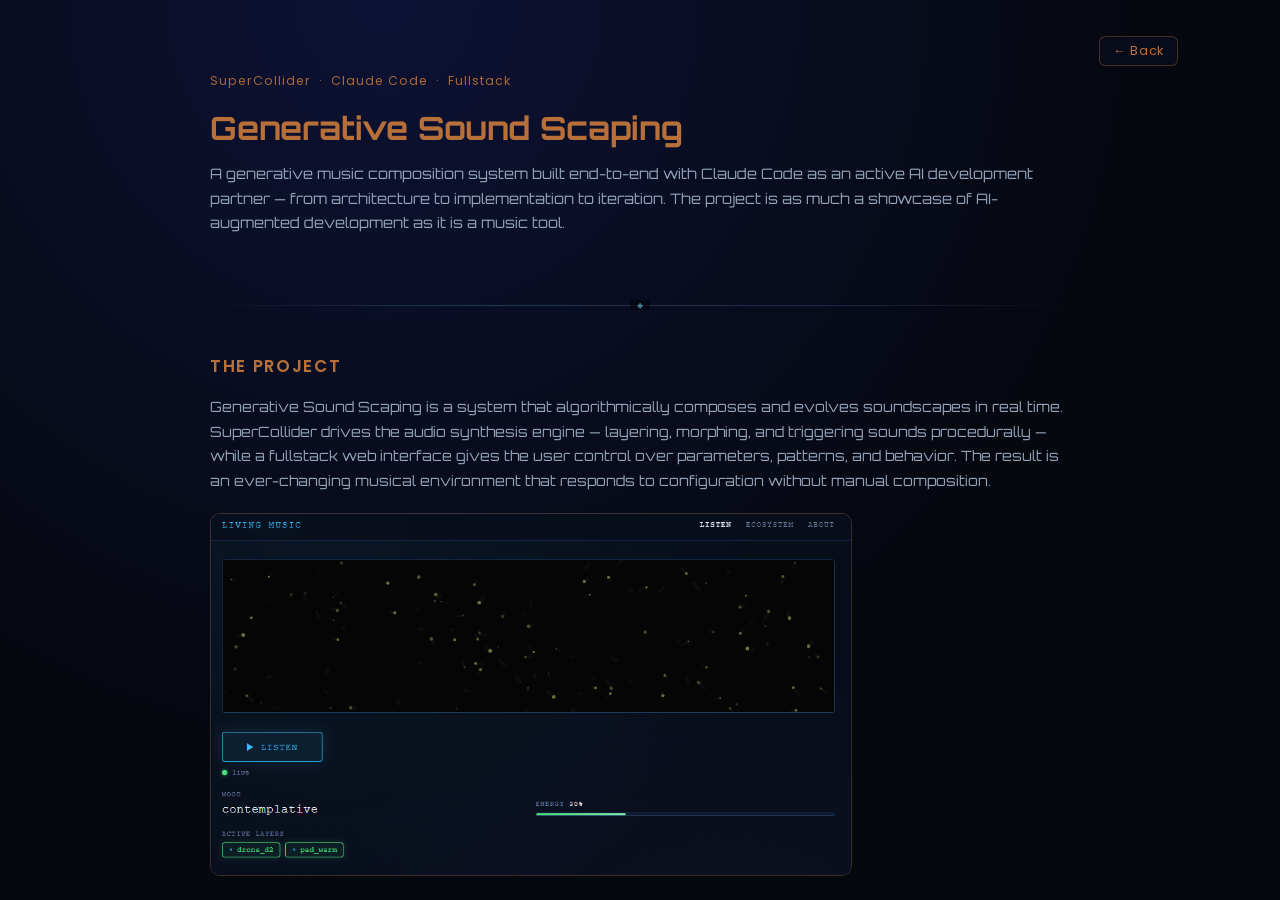
<file: project-generativesoundscaping.html>
<!DOCTYPE html>
<html lang="en">
<head>
<meta charset="UTF-8">
<meta name="viewport" content="width=device-width, initial-scale=1.0">
<meta name="description" content="Generative Sound Scaping — a generative music composition system built end-to-end with Claude Code as an AI development partner, using SuperCollider for real-time audio synthesis and a fullstack interface.">
<title>Generative Sound Scaping | May Tiger</title>
<link rel="stylesheet" href="styles.css">
<link rel="preconnect" href="https://fonts.googleapis.com">
<link rel="preconnect" href="https://fonts.gstatic.com" crossorigin>
<link href="https://fonts.googleapis.com/css2?family=Orbitron:wght@400;700;900&family=Poppins:wght@300;400;500;600;700&display=swap" rel="stylesheet">
</head>
<body style="background: #05080f;">

<section id="project-generativesoundscaping" class="project-page scrollable-page active">

    <div class="top-back-btn" onclick="goTo('projects.html')">&#8592; Back</div>

    <div class="proj-content">

        <!-- HERO -->
        <div class="proj-hero">
            <div class="proj-hero-text">
                <p class="tech-tags">SuperCollider &nbsp;&#183;&nbsp; Claude Code &nbsp;&#183;&nbsp; Fullstack</p>
                <h2>Generative Sound Scaping</h2>
                <p class="proj-hero-sub">A generative music composition system built end-to-end with Claude Code as an active AI development partner — from architecture to implementation to iteration. The project is as much a showcase of AI-augmented development as it is a music tool.</p>
            </div>
        </div>

        <div class="proj-divider"></div>

        <!-- WHAT THE PROJECT DOES -->
        <div class="proj-section">
            <h3 class="proj-section-title">The Project</h3>
            <p>Generative Sound Scaping is a system that algorithmically composes and evolves soundscapes in real time. SuperCollider drives the audio synthesis engine — layering, morphing, and triggering sounds procedurally — while a fullstack web interface gives the user control over parameters, patterns, and behavior. The result is an ever-changing musical environment that responds to configuration without manual composition.</p>
            <img src="images/GenSound_Thumb.png" alt="Generative Sound Scaping interface" class="proj-spec-img" style="margin-top:1.2rem; border-radius:10px; border:1px solid rgba(255,198,155,0.2);">
        </div>

        <div class="proj-divider"></div>

        <!-- AI DEVELOPMENT SECTION — THE MAIN STORY -->
        <div class="proj-section">
            <h3 class="proj-section-title">Built with Claude Code</h3>
            <p>This project was developed in direct collaboration with Claude Code — Anthropic's AI coding agent — which acted as a partner at every phase of development rather than just a code completion tool. Architecture, implementation, debugging, and iteration all happened through active back-and-forth with the AI. The development workflow looked like this:</p>

            <div class="proj-pipeline" style="margin-top:1.4rem;">
                <div class="proj-pipe-step highlight-blue">
                    <div class="proj-pipe-label">Phase 1</div>
                    <div class="proj-pipe-desc">Concept &amp; Architecture<small><br>with Claude Code</small></div>
                </div>
                <div class="proj-pipe-arrow">&#8594;</div>
                <div class="proj-pipe-step highlight-blue">
                    <div class="proj-pipe-label">Phase 2</div>
                    <div class="proj-pipe-desc">SuperCollider Engine<small><br>AI-guided implementation</small></div>
                </div>
                <div class="proj-pipe-arrow">&#8594;</div>
                <div class="proj-pipe-step highlight-blue">
                    <div class="proj-pipe-label">Phase 3</div>
                    <div class="proj-pipe-desc">Fullstack Interface<small><br>AI-assisted build</small></div>
                </div>
                <div class="proj-pipe-arrow">&#8594;</div>
                <div class="proj-pipe-step highlight-green">
                    <div class="proj-pipe-label">Phase 4</div>
                    <div class="proj-pipe-desc">Iterate &amp; Refine<small><br>continuous AI loop</small></div>
                </div>
            </div>

            <p class="proj-note" style="margin-top:1.2rem;">Claude Code was used not just to generate boilerplate — it made architectural decisions, suggested and evaluated tradeoffs, debugged SuperCollider synthesis logic, and held context across the full codebase throughout the project lifecycle.</p>
        </div>

        <div class="proj-divider"></div>

        <!-- WHAT AI COLLABORATION ENABLED -->
        <div class="proj-section">
            <h3 class="proj-section-title">What AI Collaboration Enabled</h3>
            <p>Working with Claude Code changed the scope and speed of what was achievable. Key outcomes:</p>

            <div class="proj-metrics">
                <div class="proj-metric">
                    <div class="proj-metric-name">Ambitious Scope</div>
                    <div class="proj-metric-desc">Tackled SuperCollider audio synthesis, a web interface, and backend integration simultaneously — a scope that would have required more time or a larger team without AI assistance.</div>
                </div>
                <div class="proj-metric">
                    <div class="proj-metric-name">Unfamiliar Territory</div>
                    <div class="proj-metric-desc">SuperCollider has a steep learning curve and niche documentation. Claude Code served as an always-available expert — explaining idioms, catching syntax errors, and suggesting idiomatic patterns.</div>
                </div>
                <div class="proj-metric">
                    <div class="proj-metric-name">Rapid Iteration</div>
                    <div class="proj-metric-desc">Ideas went from concept to testable code in minutes. The ability to describe intent in natural language and receive working implementations dramatically compressed the feedback loop.</div>
                </div>
                <div class="proj-metric">
                    <div class="proj-metric-name">Clean Architecture</div>
                    <div class="proj-metric-desc">Having an AI review and challenge design decisions at each step resulted in cleaner separation of concerns and more maintainable code than solo development typically produces.</div>
                </div>
            </div>
        </div>

        <div class="proj-divider"></div>

        <!-- SYSTEM FEATURES -->
        <div class="proj-section">
            <h3 class="proj-section-title">System Features</h3>
            <div class="proj-cards">
                <div class="proj-card">
                    <div class="proj-card-icon">&#127925;</div>
                    <h4>Generative Composition</h4>
                    <p>Algorithms construct musical phrases and textures that evolve continuously without direct human input at runtime.</p>
                </div>
                <div class="proj-card">
                    <div class="proj-card-icon">&#9881;</div>
                    <h4>SuperCollider Engine</h4>
                    <p>Real-time audio synthesis and processing via SuperCollider — expressive, low-latency, and fully programmable sound generation.</p>
                </div>
                <div class="proj-card">
                    <div class="proj-card-icon">&#128187;</div>
                    <h4>Fullstack Interface</h4>
                    <p>Web-based control layer for configuring generative parameters, triggering patterns, and monitoring system state in real time.</p>
                </div>
            </div>
        </div>

        <div class="proj-divider"></div>

        <!-- TECH STACK -->
        <div class="proj-section">
            <h3 class="proj-section-title">Tech Stack</h3>
            <div class="proj-tags-big">
                <span class="proj-tag">SuperCollider</span>
                <span class="proj-tag">Claude Code</span>
                <span class="proj-tag">JavaScript</span>
                <span class="proj-tag">HTML / CSS</span>
                <span class="proj-tag">Git</span>
            </div>

            <div class="download-row" style="margin-top:1.5rem;">
                <a href="https://github.com/EytanTsytkin/GenerativeSoundScaping" target="_blank" class="proj-github-btn">View on GitHub</a>
            </div>
        </div>

        <div style="height:5rem;"></div>
        <div class="back-btn" onclick="goTo('projects.html')">&#8592; Back</div>

    </div>

</section>

<script src="scripts.js"></script>
</body>
</html>
</file>
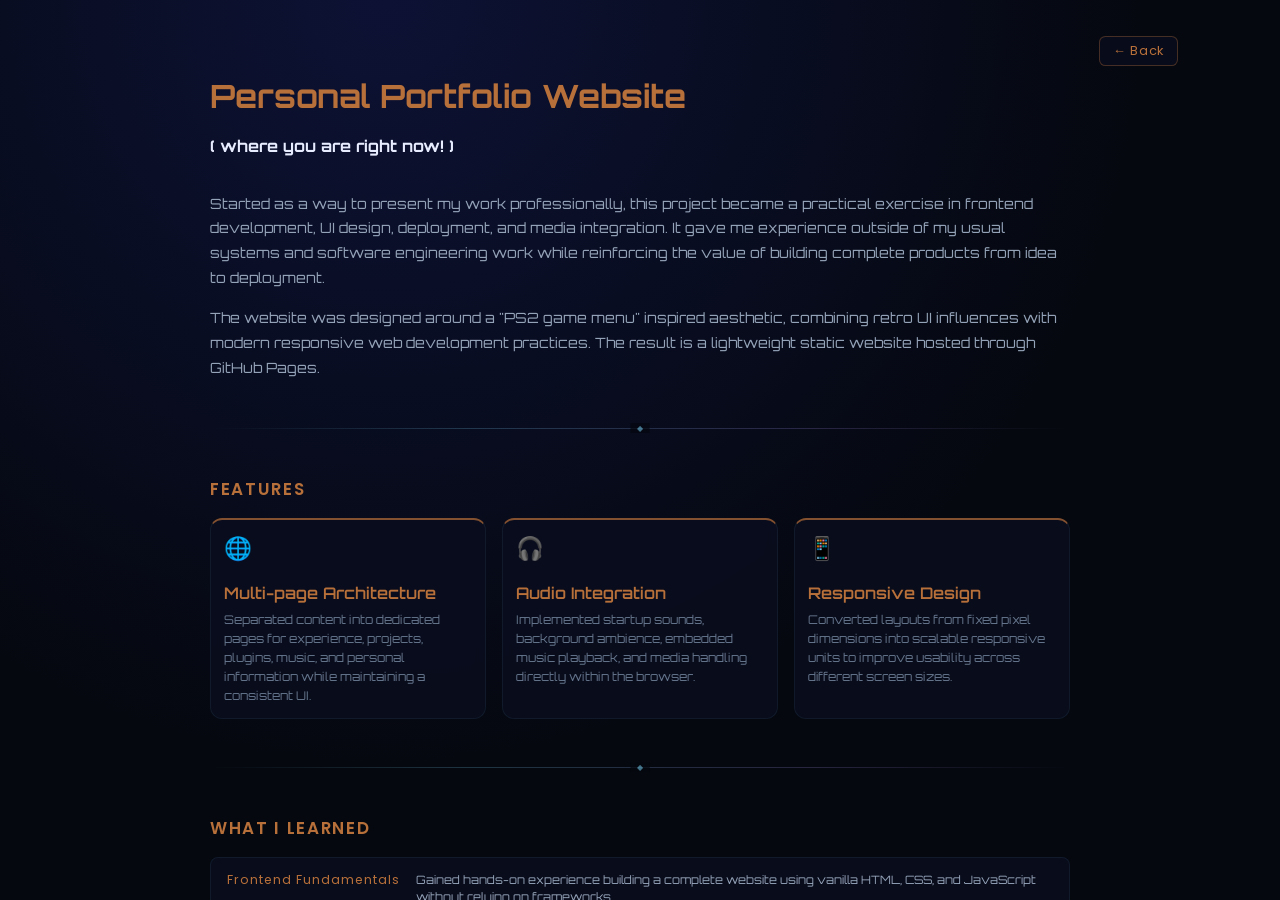
<file: project-githubpage.html>
<!DOCTYPE html>
<html lang="en">
<head>
<meta charset="UTF-8">
<meta name="viewport" content="width=device-width, initial-scale=1.0">
<meta name="description" content="May Tiger's GitHub Pages portfolio — a PS2-inspired interactive site with iframe navigation, persistent background music, custom audio player, and animated transitions. Built with HTML, CSS, and JavaScript.">
<title>Portfolio Website | May Tiger</title>

<link rel="stylesheet" href="styles.css">
<link rel="preconnect" href="https://fonts.googleapis.com">
<link rel="preconnect" href="https://fonts.gstatic.com" crossorigin>
<link href="https://fonts.googleapis.com/css2?family=Orbitron:wght@400;700;900&family=Poppins:wght@300;400;500;600;700&display=swap" rel="stylesheet">
</head>

<body style="background: #05080f;">

<section id="project-githubpage" class="project-page scrollable-page active">

    <div class="top-back-btn" onclick="goTo('projects.html')">&#8592; Back</div>

    <div class="proj-content">

        <!-- HERO -->
        <div class="proj-hero">
            <div class="proj-hero-text">
                <h2>Personal Portfolio Website</h2>
                <h4>( where you are right now! )</h4>
            </div>
        </div>

        <!-- OVERVIEW -->
        <div class="proj-section">
            <p>
                Started as a way to present my work professionally, this project became a practical
                exercise in frontend development, UI design, deployment, and media integration.
                It gave me experience outside of my usual systems and software engineering work while
                reinforcing the value of building complete products from idea to deployment.
            </p>

            <p>
                The website was designed around a "PS2 game menu" inspired aesthetic, combining retro UI influences
                with modern responsive web development practices. The result is a lightweight static website
                hosted through GitHub Pages.
            </p>

        </div>

        <div class="proj-divider"></div>

        <!-- FEATURES -->
        <div class="proj-section">
            <h3 class="proj-section-title">Features</h3>

            <div class="proj-cards">

                <div class="proj-card">
                    <div class="proj-card-icon">&#127760;</div>
                    <h4>Multi-page Architecture</h4>
                    <p>
                        Separated content into dedicated pages for experience, projects, plugins,
                        music, and personal information while maintaining a consistent UI.
                    </p>
                </div>

                <div class="proj-card">
                    <div class="proj-card-icon">&#127911;</div>
                    <h4>Audio Integration</h4>
                    <p>
                        Implemented startup sounds, background ambience, embedded music playback,
                        and media handling directly within the browser.
                    </p>
                </div>

                <!-- <div class="proj-card">
                    <div class="proj-card-icon">&#127909;</div>
                    <h4>Video Showcases</h4>
                    <p>
                        Added project and plugin demonstrations using embedded videos and downloadable
                        plugin releases.
                    </p>
                </div> -->

                <div class="proj-card">
                    <div class="proj-card-icon">&#128241;</div>
                    <h4>Responsive Design</h4>
                    <p>
                        Converted layouts from fixed pixel dimensions into scalable responsive units
                        to improve usability across different screen sizes.
                    </p>
                </div>

            </div>
        </div>

        <div class="proj-divider"></div>
        
        <!-- WHAT I LEARNED -->
        <div class="proj-section">
            <h3 class="proj-section-title">What I Learned</h3>
            
            <div class="proj-metrics">
                
                <div class="proj-metric">
                    <div class="proj-metric-name">Frontend Fundamentals</div>
                    <div class="proj-metric-desc">
                        Gained hands-on experience building a complete website using vanilla HTML,
                        CSS, and JavaScript without relying on frameworks.
                    </div>
                </div>
                
                <div class="proj-metric">
                    <div class="proj-metric-name">UI / UX Design</div>
                    <div class="proj-metric-desc">
                        Learned how visual hierarchy, spacing, navigation, and feedback influence
                        the overall user experience.
                    </div>
                </div>
                
                <div class="proj-metric">
                    <div class="proj-metric-name">Work with AI</div>
                    <div class="proj-metric-desc">
                        Used AI tools to assist with design, content generation, and coding tasks,
                        improving how to effectively leverage these tools while maintaining creative control.
                    </div>
                </div>

            </div>
        </div>
        
        <div class="proj-divider"></div>

        <!-- TECH STACK -->
        <div class="proj-section">
            <h3 class="proj-section-title">Tech Stack</h3>

            <div class="proj-tags-big">
                <span class="proj-tag">HTML5</span>
                <span class="proj-tag">CSS3</span>
                <span class="proj-tag">JavaScript</span>
                <span class="proj-tag">Git</span>
                <span class="proj-tag">GitHub Pages</span>
            </div>
        </div>

        <div class="proj-divider"></div>

        <a href="https://github.com/MayTiger877/MayTiger.github.io" target="_blank" class="proj-github-btn">View on GitHub &#8594;</a>

        <div class="back-btn" onclick="goTo('projects.html')">&#8592; Back</div>

    </div>

</section>

<script src="scripts.js"></script>

</body>
</html>
</file>
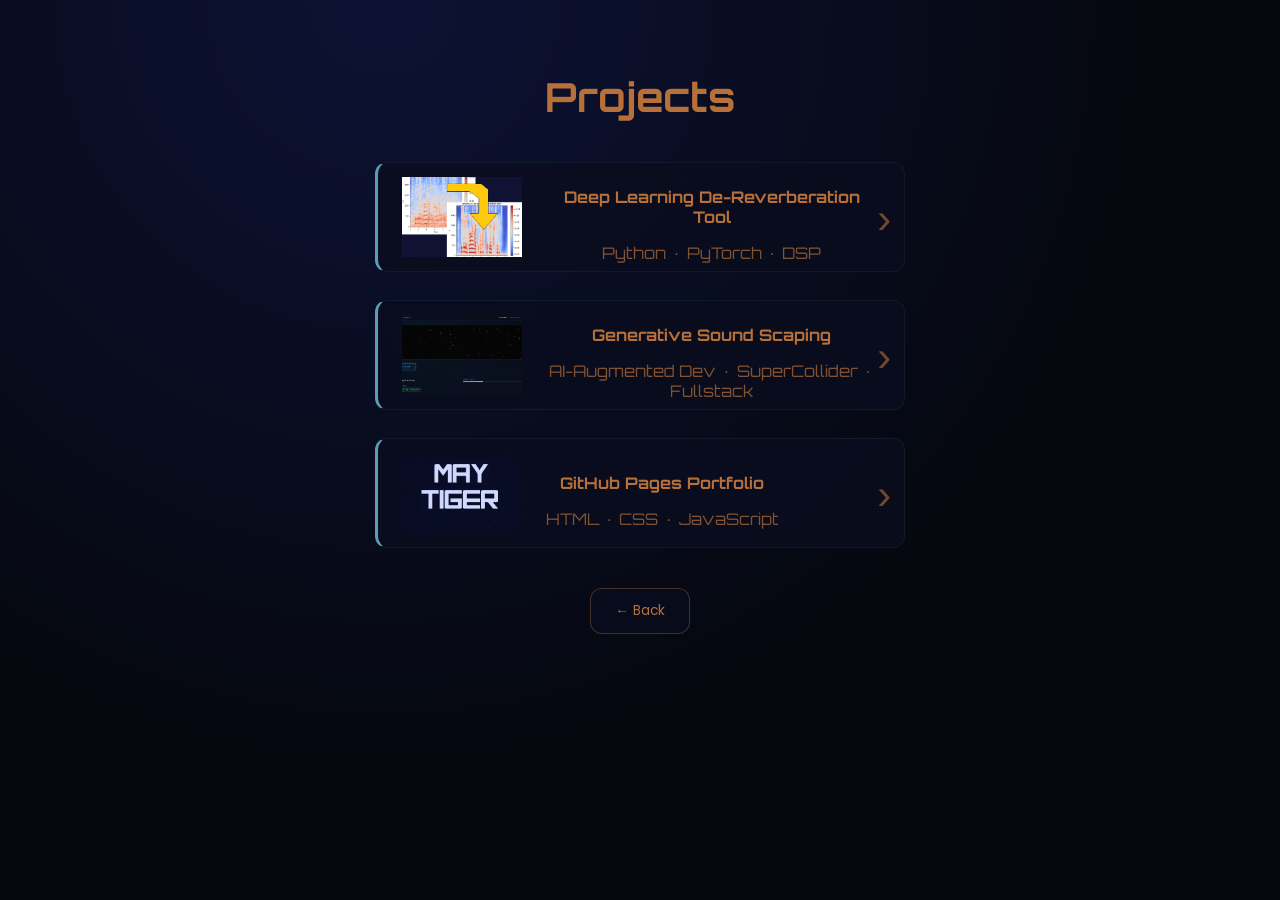
<file: projects.html>
<!DOCTYPE html>
<html lang="en">
<head>
<meta charset="UTF-8">
<meta name="viewport" content="width=device-width, initial-scale=1.0">
<meta name="description" content="May Tiger's projects — deep learning audio de-reverberation, generative music composition system, and a GitHub Pages portfolio site.">
<title>Projects | May Tiger</title>
<link rel="stylesheet" href="styles.css">
<link rel="preconnect" href="https://fonts.googleapis.com">
<link rel="preconnect" href="https://fonts.gstatic.com" crossorigin>
<link href="https://fonts.googleapis.com/css2?family=Orbitron:wght@400;700;900&family=Poppins:wght@300;400;500;600;700&display=swap" rel="stylesheet">
</head>
<body style="background: #05080f;">

<section id="projects"  class="projects scrollable-page active">
    <h1>Projects</h1>
    <div class="menu-list">
        <a class="menu-list-item" onclick="goTo('project-dereverb.html')">
            <img src="images/AiProj_Thumb.png" alt="Deep Learning De-Reverberation" class="item-img">
            <div class="menu-list-text">
                <h3>Deep Learning De-Reverberation Tool</h3>
                <p>Python &nbsp;&#183;&nbsp; PyTorch &nbsp;&#183;&nbsp; DSP</p>
            </div>
            <span class="arrow">&#8250;</span>
        </a>

        <a class="menu-list-item" onclick="goTo('project-generativesoundscaping.html')">
            <img src="images/GenSound_Thumb.png" alt="Generative Sound Scaping" class="item-img" onerror="this.src='images/AiProj_Thumb.png'">
            <div class="menu-list-text">
                <h3>Generative Sound Scaping</h3>
                <p>AI-Augmented Dev &nbsp;&#183;&nbsp; SuperCollider &nbsp;&#183;&nbsp; Fullstack</p>
            </div>
            <span class="arrow">&#8250;</span>
        </a>

        <a class="menu-list-item" onclick="goTo('project-githubpage.html')">
            <img src="images/website.png" alt="GitHub Pages Portfolio" class="item-img">
            <div class="menu-list-text">
                <h3>GitHub Pages Portfolio</h3>
                <p>HTML &nbsp;&#183;&nbsp; CSS &nbsp;&#183;&nbsp; JavaScript</p>
            </div>
            <span class="arrow">&#8250;</span>
        </a>

    </div>

    <div class="back-btn" onclick="goTo('menu.html')">&#8592; Back</div>
</section>

<script src="scripts.js"></script>
</body>
</html>
</file>
<file: styles.css>
body {
    margin: 0;
    font-family: 'Orbitron', sans-serif;
    color: var(--text-main);
    overflow-x: hidden;
    cursor: url("data:image/svg+xml,%3Csvg xmlns='http://www.w3.org/2000/svg' width='24' height='24' viewBox='0 0 24 24'%3E%3Ccircle cx='12' cy='12' r='2' fill='%235a9db8' opacity='0.9'/%3E%3Cline x1='12' y1='2' x2='12' y2='8' stroke='%235a9db8' stroke-width='1.5' opacity='0.7'/%3E%3Cline x1='12' y1='16' x2='12' y2='22' stroke='%235a9db8' stroke-width='1.5' opacity='0.7'/%3E%3Cline x1='2' y1='12' x2='8' y2='12' stroke='%235a9db8' stroke-width='1.5' opacity='0.7'/%3E%3Cline x1='16' y1='12' x2='22' y2='12' stroke='%235a9db8' stroke-width='1.5' opacity='0.7'/%3E%3C/svg%3E") 12 12, crosshair;
}

a, button, [onclick], .option, .ps2-btn-ctrl, .download-btn, .proj-github-btn, .back-btn, .top-back-btn, .menu-list-item {
    cursor: url("data:image/svg+xml,%3Csvg xmlns='http://www.w3.org/2000/svg' width='24' height='24' viewBox='0 0 24 24'%3E%3Ccircle cx='12' cy='12' r='3' fill='%238bbad0' opacity='1'/%3E%3Cline x1='12' y1='2' x2='12' y2='7' stroke='%238bbad0' stroke-width='1.5'/%3E%3Cline x1='12' y1='17' x2='12' y2='22' stroke='%238bbad0' stroke-width='1.5'/%3E%3Cline x1='2' y1='12' x2='7' y2='12' stroke='%238bbad0' stroke-width='1.5'/%3E%3Cline x1='17' y1='12' x2='22' y2='12' stroke='%238bbad0' stroke-width='1.5'/%3E%3C/svg%3E") 12 12, pointer;
}

/* Oscilloscope grid overlay */
body::before {
    content: '';
    position: fixed;
    inset: 0;
    background-image:
        linear-gradient(var(--grid-line) 1px, transparent 1px),
        linear-gradient(90deg, var(--grid-line) 1px, transparent 1px);
    background-size: 44px 44px;
    pointer-events: none;
    z-index: 0;
}

:root {
    --space-xs: 0.5rem;
    --space-sm: 1rem;
    --space-md: 2rem;
    --space-lg: 4rem;

    --content-width: 80rem;
    --card-width: 32rem;

    --radius-sm: 0.4rem;
    --radius-md: 0.75rem;
    --radius-lg: 1.2rem;

    /* Core accent — muted steel-blue palette */
    --blue-primary: #5a9db8;
    --blue-light: #8bbad0;
    --blue-lighter: #94a3b8;
    --blue-text: #94a3b8;
    --blue-muted: #64748b;
    --blue-dark: #4a7899;
    --blue-darker: rgba(90,157,184,0.12);
    --blue-ui: rgba(90,157,184,0.25);
    --blue-hover: #5a9db8;

    /* Text */
    --text-main: #e8ecff;
    --text-bright: #ffffff;
    --text-white: #ffffff;

    /* Section accent colors — desaturated palette */
    --section-about:      #5a9db8;
    --section-experience: #7868b0;
    --section-projects:   #b8703a;
    --section-plugins:    #5cba8a;
    --section-music:      #b06080;

    /* Shared accent aliases */
    --green-accent: #5cba8a;
    --green-glow:   #4aa870;
    --pink-accent:  #b06080;
    --pink-bg:      #b06080;

    --spotify-green:      #1db954;
    --linkedin-blue:      #0a66c2;
    --soundcloud-orange:  #ff5500;

    /* Backgrounds */
    --bg-black:      #05080f;
    --bg-top:        #0d1235;
    --bg-panel:      rgba(10,14,30,0.7);
    --bg-panel-dark: rgba(10,14,30,0.85);
    --bg-panel-light:rgba(18,26,54,0.6);
    --bg-card:       rgba(10,14,30,0.85);

    /* Borders — muted steel-cyan */
    --border-primary:   rgba(90,157,184,0.10);
    --border-secondary: rgba(90,157,184,0.15);
    --border-strong:    rgba(90,157,184,0.22);
    --border-highlight: rgba(90,157,184,0.32);
    --border-glow:      rgba(90,157,184,0.48);
    --border-active:    rgba(90,157,184,0.75);

    /* Gradient poles — muted */
    --grad-cyan:   #5a9db8;
    --grad-violet: #7868b0;
    --grid-line:   rgba(90, 157, 184, 0.05);

    /* Semantic aliases */
    --text-secondary: #94a3b8;
    --text-mono:      #8bbad0;
}

/* Sections */
section {
    display: none;
    position: fixed;
    inset: 0;
    background: radial-gradient(ellipse at 30% 0%, #0d1235 0%, #05080f 60%);
    margin: auto;
    padding: clamp(1rem, 3vw, 2.5rem) clamp(1rem, 2vw, 1.5rem);
    box-sizing: border-box;
}

section.active {
    display: block;
}

/* Header */
header {
    text-align: center;
}

title {
    position: fixed;
    inset: 0;
    display: flex;
    align-items: center;
    justify-content: center;
    margin-bottom: 46vh;
    margin-top: 2vh;
}

/* Menu */
.menu {
    position: fixed;
    inset: 0;
    background: radial-gradient(ellipse at 30% 0%, #0d1235 0%, #05080f 60%);
    display: flex;
    flex-direction: column;
    align-items: center;
    gap: clamp(1.5rem, 2vw, 1.5rem);
}

.menu a {
    font-size: clamp(1.5rem, 2vw, 5.5rem);
    cursor: pointer;
    transition: 0.2s;
}

.menu a:hover {
    color: white;
    text-shadow: 0 0 0.625rem var(--grad-cyan);
    transform: scale(1.1);
}

.menu-list {
    display: flex;
    flex-direction: column;
    align-items: center;
    gap: 0.75rem;
    margin-top: 1.25rem;
    max-width: min(53.75rem, 100%);
    margin-inline: auto;
}

.menu-list-item {
    display: flex;
    align-items: center;
    gap: auto;
    margin-top: 1rem;
    padding-left: 1.0rem;
    min-height: 6.875rem;
    width: min(100%, 33.125rem);
    border: 1px solid var(--border-primary);
    border-left: 3px solid var(--grad-cyan);
    border-radius: var(--radius-md);
    cursor: pointer;
    transition: border-color 0.2s, box-shadow 0.2s, transform 0.2s;
    background: var(--bg-card);
    backdrop-filter: blur(6px);
    text-decoration: none;
    color: inherit;
    box-sizing: border-box;
}

.menu-list-item .item-img {
    margin-right: 1rem;
    aspect-ratio: 1 / 1;
    object-fit: cover;
    border-radius: 0.5rem;
    flex-shrink: 0;
}

.menu-list-item:hover {
    background: var(--bg-panel-light);
    border-color: var(--border-strong);
    border-left-color: var(--grad-violet);
    box-shadow: 0 0 24px rgba(168, 85, 247, 0.15);
    transform: translateX(0.375rem);
}

.menu-list-item:hover .arrow {
    opacity: 1;
    transform: translateX(0.25rem);
}

.menu-list-text h3 {
    margin-left: auto;
    margin-right: auto;
    font-size: 1rem;
}

.menu-list-text p {
    margin-left: auto;
    margin-right: auto;
    opacity: 0.7;
}

.arrow {
    margin-left: auto;
    margin-right: 0.8rem;
    font-size: 2.6rem;
    opacity: 0.6;
    transition: 0.2s;
    flex-shrink: 0;
}

/* Items */
.list-item {
    display: flex;
    gap: clamp(1rem, 2vw, 1.5rem);
    margin: clamp(1rem, 2vw, 1.5rem) 0;
}

.item-img {
    width: clamp(3.75rem, 10vw, 7.5rem);
    max-height: 5rem;
    aspect-ratio: 1 / 1;
    padding: 0.5rem;
    border-radius: var(--radius-sm);
    object-fit: cover;
}

.item-bigimg {
    width: clamp(7rem, 18vw, 15rem);
    aspect-ratio: 1 / 1;
    border-radius: var(--radius-sm);
    object-fit: cover;
}

/* Download */
.download-btn {
    margin: 0.3125rem;
    padding: 0.5rem 1rem;
    border: 1px solid var(--grad-cyan);
    border-radius: var(--radius-sm);
    color: var(--blue-light);
    text-decoration: none;
    font-family: 'Poppins', sans-serif;
    font-size: 0.82rem;
    transition: 0.2s;
}

.download-btn:hover {
    background: rgba(90,157,184,0.1);
    border-color: var(--blue-light);
    color: #fff;
    box-shadow: 0 0 12px rgba(90,157,184,0.3);
}

/* Back button */
.back-btn {
    display: block;
    width: fit-content;
    margin: clamp(1.5rem, 4vw, 2.5rem) auto clamp(1rem, 2vw, 1.25rem);
    padding: 0.75rem 1.5rem;
    border: 1px solid var(--grad-cyan);
    border-radius: var(--radius-md);
    cursor: pointer;
    background: var(--bg-panel);
    transition: 0.2s;
    color: var(--blue-light);
    text-align: center;
    font-family: 'Poppins', sans-serif;
    font-size: 0.85rem;
}

.back-btn:hover {
    color: white;
    text-shadow: 0 0 0.625rem var(--grad-cyan);
    box-shadow: 0 0 14px rgba(90,157,184,0.3);
    transform: scale(1.05);
}

/* Upper back button */
.top-back-btn {
    position: fixed;
    top: 4%;
    right: 8%;
    z-index: 1000;
    width: fit-content;
    padding: 0.3rem 0.8rem;
    border: 1px solid var(--grad-cyan);
    border-radius: 0.4rem;
    cursor: pointer;
    background: var(--bg-panel);
    transition: 0.2s;
    color: var(--blue-light);
    font-family: 'Poppins', sans-serif;
    font-size: 0.8rem;
    letter-spacing: 0.05em;
}

.top-back-btn:hover {
    color: white;
    text-shadow: 0 0 0.625rem var(--grad-cyan);
    box-shadow: 0 0 12px rgba(90,157,184,0.3);
    transform: scale(1.05);
}

/* Section colors */
.about      { color: var(--section-about);      display: flex; flex-direction: column; align-items: center; text-align: center; }
.projects   { color: var(--section-projects);   display: flex; flex-direction: column; align-items: center; text-align: center; }
.plugins    { color: var(--green-accent);        display: flex; flex-direction: column; align-items: center; text-align: center; }
.music      { color: var(--section-music);       display: flex; flex-direction: column; align-items: center; text-align: center; }
.experience { color: var(--section-experience);  display: flex; flex-direction: column; align-items: center; text-align: center; }

.about h1 {
    margin: 1.5rem;
    font-size: clamp(2rem, 5vw, 2.5rem);
}

.about p {
    display: flex;
    flex-direction: column;
    align-items: center;
    text-align: center;
    gap: clamp(1rem, 2vw, 1.5rem);
    max-width: min(42.5rem, 92vw);
    margin: 0 auto;
}

.projects h1 {
    margin-bottom: 1.5rem;
    font-size: clamp(2rem, 5vw, 2.5rem);
}

.projects p {
    display: flex;
    flex-direction: column;
    align-items: center;
    text-align: center;
    gap: clamp(1rem, 2vw, 1.5rem);
    max-width: min(42.5rem, 92vw);
    margin: 0 auto;
}

.plugins h1 {
    margin-bottom: 1.5rem;
    font-size: clamp(2rem, 5vw, 2.5rem);
}

.plugins p {
    display: flex;
    flex-direction: column;
    align-items: center;
    text-align: center;
    gap: clamp(1rem, 2vw, 1.5rem);
    max-width: min(42.5rem, 92vw);
    margin: 0 auto;
}

.music h1 {
    margin-bottom: 1.5rem;
    font-size: clamp(2rem, 5vw, 2.5rem);
}

.music p {
    display: flex;
    flex-direction: column;
    align-items: center;
    text-align: center;
    gap: clamp(1rem, 2vw, 1.5rem);
    max-width: min(42.5rem, 92vw);
    margin: 0 auto;
}


/* ===== LOADER ===== */
#loader {
    position: fixed;
    inset: 0;
    background: radial-gradient(ellipse at 30% 0%, #0d1235 0%, #05080f 60%);
    display: flex;
    align-items: center;
    justify-content: center;
    z-index: 99999;
    overflow: hidden;
    opacity: 1;
    transition: opacity 0.4s ease;
}

#loader.hidden {
    opacity: 0;
    pointer-events: none;
}

/* Scanlines on loader */
#loader::after {
    content: "";
    position: absolute;
    inset: 0;
    background: repeating-linear-gradient(
        to bottom,
        rgba(255,255,255,0.02),
        rgba(255,255,255,0.02) 1px,
        transparent 1px,
        transparent 3px
    );
    animation: scanlines 0.1s linear infinite;
}

@keyframes scanlines {
    from { transform: translateY(0); }
    to { transform: translateY(3px); }
}

/* Content */
.loader-content {
    text-align: center;
    z-index: 2;
}

.loader-text {
    font-size: clamp(1.7rem, 2vw, 1.5rem);
    color: var(--blue-light);
    margin-bottom: 1.25rem;
    font-family: 'Poppins', sans-serif;
    letter-spacing: 0.1em;
}

/* Progress bar */
.progress-bar {
    width: min(15rem, 70vw);
    height: 0.1875rem;
    border: 1px solid rgba(90,157,184,0.4);
    border-radius: var(--radius-md);
    overflow: hidden;
}

.progress-fill {
    height: 100%;
    width: 0%;
    background: linear-gradient(90deg, var(--grad-cyan), var(--grad-violet));
    box-shadow: 0 0 0.625rem var(--grad-cyan);
}

/* only animate when active */
.progress-fill.active {
    animation: loadBar 0.8s linear forwards;
}

@keyframes loadBar {
    from { width: 0%; }
    to { width: 100%; }
}

.music-hero {
    display: flex;
    flex-direction: column;
    align-items: center;
    text-align: center;
    gap: clamp(1rem, 2vw, 1.5rem);
    max-width: min(42.5rem, 92vw);
    margin: 0 auto;
    padding: clamp(1.5rem, 6vw, 4rem);
    padding-bottom: 0.5rem;
}

.music-links {
    margin-top: 0.625rem;
    margin-bottom: 1.5rem;
    display: flex;
    gap: clamp(0.75rem, 2vw, 1rem);
    align-items: center;
    justify-content: center;
    flex-wrap: wrap;
}

.music-icon_spotify {
    width: clamp(9rem, 24vw, 15.625rem);
    height: auto;
    transition: 0.2s;
    cursor: pointer;
}

.music-icon_soundcloud {
    width: clamp(8rem, 20vw, 12.5rem);
    height: auto;
    transition: 0.2s;
    cursor: pointer;
}

.music-icon_soundcloud:hover {
    transform: scale(1.1);
    filter: drop-shadow(0 0 0.375rem #ff5500);
}

.music-icon_spotify:hover {
    transform: scale(1.1);
    filter: drop-shadow(0 0 0.375rem #1db954);
}

.about-page {
    display: flex;
    flex-direction: column;
    align-items: center;
    text-align: center;
    gap: clamp(1rem, 2vw, 1.5rem);
    max-width: min(42.5rem, 92vw);
    margin: 0 auto;
    padding: clamp(1.5rem, 6vw, 4rem);
}

.about-page h2 {
    color: var(--section-about);
    font-size: 1rem;
    font-weight: normal;
}

.about-page h2 a {
    color: var(--section-about);
}

.about-links {
    margin-top: 0.625rem;
    margin-bottom: 1.5rem;
    display: flex;
    gap: clamp(0.75rem, 2vw, 1rem);
    align-items: center;
    justify-content: center;
    flex-wrap: wrap;
}

.about-icon_linkdin {
    width: clamp(9rem, 24vw, 15.625rem);
    height: auto;
    transition: 0.2s;
    cursor: pointer;
}

.about-icon_linkdin:hover {
    transform: scale(1.1);
    filter: drop-shadow(0 0 0.25rem #0a66c2);
}

.about-icon_solaredge {
    width: clamp(7rem, 24vw, 15.625rem);
    height: auto;
    transition: 0.2s;
    cursor: pointer;
    filter: drop-shadow(0 0 2rem #d6d7dd);
}

.about-icon_solaredge:hover {
    transform: scale(1.1);
    filter: drop-shadow(0 0 0.25rem #0a66c2);
}

/* ===== START SCREEN ===== */
#start-screen {
    position: fixed;
    inset: 0;
    background: radial-gradient(ellipse at 30% 0%, #0d1235 0%, #05080f 60%);
    display: flex;
    align-items: center;
    justify-content: center;
    z-index: 100000;
}

.start-text {
    font-size: clamp(1rem, 2vw, 1.6rem);
    color: var(--blue-light);
    letter-spacing: 0.125rem;
    animation: blink 1s infinite;
}

@keyframes blink {
    0%, 100% { opacity: 1; }
    50% { opacity: 0.3; }
}

.plugin-video {
    width: min(100%, 37.5rem);
    aspect-ratio: 16 / 9;
    border-radius: var(--radius-sm);
    margin-top: 1.25rem;
    margin-bottom: 1.25rem;
}

/* ===================== INDIVIDUAL PAGES ===================== */
.project-page,
.plugin-page {
    padding: clamp(1.5rem, 4vw, 2.5rem) clamp(1rem, 2vw, 1.25rem);
    margin: auto;
}

.project-page h2,
.plugin-page h2 {
    margin-bottom: 0.375rem;
}

.tech-tags {
    font-family: 'Poppins', sans-serif;
    font-size: 0.78rem;
    opacity: 0.75;
    margin: 0 0 1.25rem 0;
    letter-spacing: 0.08em;
}

.plugin-video {
    width: 100%;
    max-width: 42.5rem;
    border-radius: var(--radius-sm);
    margin: 1.25rem 0;
    display: block;
}

.download-row {
    display: flex;
    gap: 0.75rem;
    flex-wrap: wrap;
    margin-top: 1rem;
}

/* ===================== PS2 AUDIO PLAYER ===================== */
.ps2-player {
    position: relative;
    width: 100%;
    max-width: min(30rem, 100%);
    background: linear-gradient(160deg, #0d0820 0%, #060410 100%);
    border: 1px solid rgba(120,104,176,0.4);
    border-radius: var(--radius-md);
    padding: 1rem 1.125rem 0.875rem;
    margin: 0.75rem 0 1.5rem;
    overflow: hidden;
    box-shadow: 0 0 1.5rem rgba(120,104,176,0.12), inset 0 1px 0 rgba(255,255,255,0.04);
    box-sizing: border-box;
}

.ps2-scanlines {
    position: absolute;
    inset: 0;
    pointer-events: none;
    background: repeating-linear-gradient(
        to bottom,
        transparent 0px, transparent 2px,
        rgba(0, 0, 0, 0.12) 2px, rgba(0, 0, 0, 0.12) 3px
    );
    border-radius: var(--radius-md);
}

.ps2-player-top {
    display: flex;
    justify-content: space-between;
    align-items: center;
    margin-bottom: 0.625rem;
}

.ps2-player-label {
    font-family: 'Poppins', sans-serif;
    font-size: 0.7rem;
    letter-spacing: 0.12em;
    color: var(--section-music);
    text-shadow: 0 0 0.5rem rgba(176,96,128,0.5);
}

.ps2-player-time {
    font-family: 'Poppins', sans-serif;
    font-size: 0.68rem;
    color: rgba(120,104,176,0.55);
    letter-spacing: 0.08em;
}

.ps2-scrubbar {
    margin-bottom: 0.875rem;
    padding: 0.375rem 0;
    cursor: pointer;
}

.ps2-track {
    position: relative;
    height: 0.1875rem;
    background: rgba(120,104,176,0.15);
    border-radius: 0.125rem;
}

.ps2-fill {
    position: absolute;
    left: 0;
    top: 0;
    bottom: 0;
    width: 0%;
    background: linear-gradient(90deg, var(--section-music), var(--grad-violet));
    border-radius: 0.125rem;
    box-shadow: 0 0 0.375rem rgba(176,96,128,0.6);
    transition: width 0.1s linear;
}

.ps2-head {
    position: absolute;
    top: 50%;
    left: 0%;
    transform: translate(-50%, -50%);
    width: 0.625rem;
    aspect-ratio: 1 / 1;
    background: #fff;
    border: 2px solid var(--section-music);
    border-radius: 50%;
    box-shadow: 0 0 0.5rem rgba(176,96,128,0.9);
    transition: left 0.1s linear;
}

.ps2-controls {
    display: flex;
    align-items: center;
    gap: 0.5rem;
    flex-wrap: wrap;
}

.ps2-btn-ctrl {
    background: rgba(120,104,176,0.1);
    border: 1px solid rgba(120,104,176,0.4);
    border-radius: 0.375rem;
    color: var(--section-music);
    font-family: 'Orbitron', sans-serif;
    font-size: 0.85rem;
    width: clamp(2.25rem, 6vw, 2.5rem);
    aspect-ratio: 1 / 1;
    cursor: pointer;
    transition: 0.15s;
    display: flex;
    align-items: center;
    justify-content: center;
}

.ps2-btn-ctrl:hover {
    background: rgba(120,104,176,0.2);
    border-color: var(--section-music);
    color: #fff;
    box-shadow: 0 0 0.625rem rgba(176,96,128,0.4);
}

.ps2-btn-play {
    width: clamp(2.75rem, 7vw, 3rem);
    font-size: 1rem;
    background: rgba(176,96,128,0.15);
    border-color: var(--section-music);
    box-shadow: 0 0 0.625rem rgba(176,96,128,0.2);
}

.ps2-btn-play:hover {
    box-shadow: 0 0 1.125rem rgba(176,96,128,0.6);
}

.ps2-vol {
    display: flex;
    align-items: center;
    gap: 0.375rem;
    margin-left: auto;
}

.ps2-vol-icon {
    font-size: 0.75rem;
    color: rgba(120,104,176,0.5);
}

.ps2-vol-slider {
    -webkit-appearance: none;
    appearance: none;
    width: clamp(4rem, 12vw, 5rem);
    height: 0.1875rem;
    background: rgba(120,104,176,0.2);
    border-radius: 0.125rem;
    outline: none;
    cursor: pointer;
}

.ps2-vol-slider::-webkit-slider-thumb {
    -webkit-appearance: none;
    width: 0.625rem;
    aspect-ratio: 1 / 1;
    border-radius: 50%;
    background: var(--section-music);
    border: 1px solid #fff;
    box-shadow: 0 0 0.375rem rgba(176,96,128,0.8);
    cursor: pointer;
}

.ps2-vol-slider::-moz-range-thumb {
    width: 0.625rem;
    aspect-ratio: 1 / 1;
    border-radius: 50%;
    background: var(--section-music);
    border: 1px solid #fff;
    box-shadow: 0 0 0.375rem rgba(176,96,128,0.8);
    cursor: pointer;
}

/* ===================== SCROLLABLE PAGES ===================== */
.scrollable-page {
    overflow-y: auto;
}

.proj-content {
    max-width: min(53.75rem, 100%);
    margin: 0 auto;
    padding: clamp(1.5rem, 4vw, 2rem) clamp(1rem, 2vw, 1.5rem) clamp(3rem, 6vw, 4rem);
}

.proj-hero {
    display: flex;
    gap: clamp(1rem, 4vw, 2rem);
    align-items: flex-start;
    margin-bottom: 0.5rem;
}

.proj-hero-text {
    flex: 1;
}

.proj-hero-text h2 {
    font-size: clamp(1.75rem, 5vw, 2rem);
    line-height: 1.15;
    margin: 0.4rem 0 0.8rem;
    color: var(--text-bright);
}

.proj-hero-sub {
    font-size: 0.9rem;
    line-height: 1.7;
    color: var(--blue-text);
    margin-bottom: 1.4rem;
}

.proj-hero-img {
    width: clamp(8rem, 20vw, 10rem);
    aspect-ratio: 1 / 1;
    object-fit: cover;
    border-radius: 0.75rem;
    border: 1px solid var(--border-strong);
    flex-shrink: 0;
}

.proj-github-btn {
    display: inline-flex;
    align-items: center;
    margin-top: 0.3125rem;
    margin-bottom: 0.3125rem;
    padding: 0.5rem 1rem;
    border: 1px solid var(--grad-cyan);
    border-radius: var(--radius-sm);
    color: var(--blue-light);
    text-decoration: none;
    font-family: 'Poppins', sans-serif;
    font-size: 0.78rem;
    letter-spacing: 0.05em;
    transition: 0.2s;
}

.proj-github-btn::before {
    content: '';
    display: inline-block;
    width: 1.2rem;
    height: 1rem;
    margin-right: 0.5rem;
    flex-shrink: 0;
    background-image: url("data:image/svg+xml,%3Csvg xmlns='http://www.w3.org/2000/svg' viewBox='0 0 24 24' fill='%23ffffff'%3E%3Cpath d='M12 0C5.37 0 0 5.37 0 12c0 5.31 3.435 9.795 8.205 11.385.6.105.825-.255.825-.57 0-.285-.015-1.23-.015-2.235-3.015.555-3.795-.735-4.035-1.41-.135-.345-.72-1.41-1.23-1.695-.42-.225-1.02-.78-.015-.795.945-.015 1.62.87 1.845 1.23 1.08 1.815 2.805 1.305 3.495.99.105-.78.42-1.305.765-1.605-2.67-.3-5.46-1.335-5.46-5.925 0-1.305.465-2.385 1.23-3.225-.12-.3-.54-1.53.12-3.18 0 0 1.005-.315 3.3 1.23.96-.267 1.98-.399 3-.405 1.02.006 2.04.138 3 .405 2.295-1.56 3.3-1.23 3.3-1.23.66 1.65.24 2.88.12 3.18.765.84 1.23 1.905 1.23 3.225 0 4.605-2.805 5.625-5.475 5.925.435.375.81 1.095.81 2.22 0 1.605-.015 2.895-.015 3.3 0 .315.225.69.825.57A12.02 12.02 0 0 0 24 12c0-6.63-5.37-12-12-12z'/%3E%3C/svg%3E");
    background-size: contain;
    background-repeat: no-repeat;
    background-position: center;
    transition: 0.2s;
}

.proj-github-btn:hover {
    background: rgba(90,157,184,0.1);
    border-color: var(--blue-light);
    color: #fff;
    box-shadow: 0 0 12px rgba(90,157,184,0.25);
}

/* Waveform divider */
.proj-divider {
    position: relative;
    height: 2rem;
    margin: 2rem 0;
    display: flex;
    align-items: center;
    overflow: hidden;
}

.proj-divider::before {
    content: '';
    position: absolute;
    width: 100%;
    height: 1px;
    background: linear-gradient(90deg,
        transparent 0%,
        var(--grad-cyan) 30%,
        var(--grad-violet) 70%,
        transparent 100%);
    opacity: 0.3;
}

.proj-divider::after {
    content: '◆';
    position: absolute;
    left: 50%;
    transform: translateX(-50%);
    font-size: 0.5rem;
    color: var(--grad-cyan);
    opacity: 0.7;
    background: #05080f;
    padding: 0 0.4rem;
}

.proj-section { margin-bottom: 0.5rem; }
.proj-section p { font-size: 0.88rem; line-height: 1.75; color: var(--blue-text); margin-bottom: 1rem; }
.proj-section-title {
    font-size: 1.05rem;
    color: var(--blue-lighter);
    letter-spacing: 0.1em;
    text-transform: uppercase;
    margin-bottom: 1rem;
    font-weight: 600;
    font-family: 'Poppins', sans-serif;
}
.proj-sub-title { font-size: 0.85rem; color: var(--green-accent); letter-spacing: 0.06em; margin: 1.4rem 0 0.6rem; font-weight: 600; text-transform: uppercase; font-family: 'Poppins', sans-serif; }
.proj-note { font-size: 0.78rem !important; color: #94a3b8 !important; font-style: italic; margin-top: 0.6rem !important; }

.proj-cards { display: grid; grid-template-columns: repeat(3, minmax(0, 1fr)); gap: 1rem; margin-top: 1rem; }

@media (max-width: 640px) {
    .proj-cards { grid-template-columns: 1fr; }
}

@media (min-width: 641px) and (max-width: 900px) {
    .proj-cards { grid-template-columns: repeat(2, 1fr); }
}

.proj-card {
    background: var(--bg-card);
    border: 1px solid var(--border-primary);
    border-top: 2px solid var(--grad-cyan);
    border-radius: var(--radius-md);
    padding: 0.8rem;
    backdrop-filter: blur(6px);
    transition: border-color 0.2s, transform 0.25s ease, box-shadow 0.25s ease;
}
.proj-card:hover {
    border-color: var(--border-glow);
    transform: translateY(-5px);
    box-shadow: 0 12px 40px rgba(90,157,184,0.12);
}
.proj-card-icon { font-size: 1.4rem; margin-bottom: 0.4rem; }
.proj-card h4 { font-size: 1rem; color: var(--text-main); margin-bottom: 0.4rem; font-weight: 600; }
.proj-card p { font-size: 0.75rem !important; color: var(--blue-muted) !important; line-height: 1.6; margin: 0 !important; }

.proj-pipeline { display: flex; align-items: center; gap: 0.5rem; flex-wrap: wrap; margin: 1.2rem 0; }
.proj-pipe-step {
    background: var(--bg-card);
    border: 1px solid var(--border-primary);
    border-radius: 8px;
    padding: 0.7rem 1rem;
    text-align: center;
    min-width: 3rem;
    backdrop-filter: blur(4px);
}
.proj-pipe-step.highlight-blue  { border-color: rgba(90,157,184,0.5);   background: rgba(90,157,184,0.06); }
.proj-pipe-step.highlight-pink  { border-color: rgba(176,96,128,0.5);  background: rgba(176,96,128,0.06); }
.proj-pipe-step.highlight-green { border-color: rgba(92,186,138,0.5);  background: rgba(92,186,138,0.06); }
.proj-pipe-label {
    font-family: 'Poppins', sans-serif;
    font-size: 0.6rem;
    letter-spacing: 0.12em;
    text-transform: uppercase;
    color: rgba(90,157,184,0.4);
    margin-bottom: 0.3rem;
}
.proj-pipe-desc { font-size: 0.78rem; color: var(--text-main); line-height: 1.3; }
.proj-pipe-desc small { font-size: 0.65rem; color: rgba(90,157,184,0.35); }
.proj-pipe-arrow { color: rgba(90,157,184,0.2); font-size: 1.2rem; }

.proj-spec-row {
    display: flex;
    flex-direction: column;
    gap: 0.8rem;
    margin-top: 0.8rem;
    align-items: center;
}

.proj-spec-item {
    background: var(--bg-card);
    border: 1px solid var(--border-primary);
    border-radius: 8px;
    padding: 0.7rem;
    width: 100%;
    max-width: 36rem;
    max-height: 33rem;
    align-items: center;
}
.proj-spec-item.highlight-result { border-color: rgba(92,186,138,0.3); }
.proj-spec-label {
    font-family: 'Poppins', sans-serif;
    font-size: 0.65rem;
    letter-spacing: 0.1em;
    text-transform: uppercase;
    color: rgba(90,157,184,0.4);
    margin-bottom: 0.5rem;
}
.proj-spec-img {
    width: 100%;
    max-width: 40rem;
    max-height: 35rem;
    border-radius: 4px;
    display: block;
    object-fit: cover;
    align-items: center;
}

.proj-metrics { display: flex; flex-direction: column; gap: 0.7rem; margin-top: 1rem; }
.proj-metric {
    display: flex;
    align-items: baseline;
    gap: 1rem;
    background: var(--bg-card);
    border: 1px solid var(--border-primary);
    border-radius: 8px;
    padding: 0.8rem 1rem;
    backdrop-filter: blur(4px);
    transition: border-color 0.2s, transform 0.2s ease;
}
.proj-metric:hover { border-color: var(--border-glow); transform: translateX(4px); }
.proj-metric-name {
    font-family: 'Poppins', sans-serif;
    font-size: 0.78rem;
    color: var(--grad-cyan);
    letter-spacing: 0.08em;
    min-width: 80px;
    flex-shrink: 0;
}
.proj-metric-full { font-size: 0.75rem; color: var(--text-main); min-width: 220px; flex-shrink: 0; }
.proj-metric-desc { font-size: 0.72rem; color: #94a3b8; line-height: 1.5; }

.proj-tags-big { display: flex; flex-wrap: wrap; gap: 0.7rem; margin-top: 0.5rem; align-items: center; }
.proj-tag {
    font-family: 'Poppins', sans-serif;
    font-size: 0.72rem;
    letter-spacing: 0.07em;
    padding: 0.3rem 0.8rem;
    border-radius: 5px;
    background: rgba(90,157,184,0.06);
    border: 1px solid rgba(90,157,184,0.2);
    color: var(--blue-light);
}

.proj-audio { margin-top: 0.8rem; margin-left: auto; margin-right: auto; display: block; width: 100%; max-width: 30rem; border-radius: 8px; }

/* ===================== RESPONSIVE HEADER TITLE ===================== */
.header-title-img { width: min(420px, 80vw); height: auto; display: block; margin-top: 7em; margin-bottom: 1.5rem; }


/* ===================== Carousel ===================== */

.options {
    display: flex;
    gap: 0.625rem;
    width: 100%;
    max-width: 43.75rem;
    height: 18.75rem;
    margin-bottom: 1rem;
}

.option {
    flex: 1;
    background-image: var(--optionImage);
    background-size: cover;
    background-position: center;
    border-radius: 0.75rem;
    cursor: pointer;
    transition:
        flex 0.6s ease,
        filter 0.3s ease,
        box-shadow 0.3s ease;
    overflow: hidden;
}

.option.active {
    flex: 6;
    box-shadow: 0 0 1rem rgba(90,157,184,0.5);
}

.option:not(.active) {
    filter: brightness(0.55);
}

.option:hover {
    box-shadow: 0 0 1rem rgba(120,104,176,0.5);
}

/* ===================== EXPERIENCE PAGE ===================== */
.exp-logo-box {
    flex-shrink: 0;
    display: flex;
    align-items: center;
    justify-content: center;
    width: clamp(6rem, 15vw, 10rem);
}

.exp-company-logo {
    width: 100%;
    filter: brightness(0) invert(1);
    opacity: 0.85;
}

.exp-stat-row {
    display: flex;
    gap: 1rem;
    flex-wrap: wrap;
    margin-top: 1.5rem;
}

.exp-stat {
    flex: 1;
    min-width: 7rem;
    background: var(--bg-card);
    border: 1px solid var(--border-primary);
    border-radius: var(--radius-md);
    padding: 0.5rem 0.6rem;
    text-align: center;
    transition: border-color 0.2s, background 0.2s;
    backdrop-filter: blur(4px);
}

.exp-stat-num {
    font-family: 'Orbitron', sans-serif;
    font-size: clamp(0.3rem, 4vw, 2rem);
    font-weight: 700;
    color: var(--section-experience);
    margin-bottom: 0.3rem;
}

.exp-stat-label {
    font-size: 0.8rem;
    color: #94a3b8;
    letter-spacing: 0.05em;
    line-height: 1.4;
}

/* ===================== EDUCATION BADGE ===================== */
.edu-badge {
    display: inline-flex;
    align-items: center;
    gap: 0.9rem;
    margin: 1rem auto;
    padding: 0.85rem 1.4rem;
    border: 1px solid rgba(90,157,184,0.2);
    border-radius: var(--radius-md);
    max-width: min(38rem, 92vw);
    background: rgba(90,157,184,0.03);
    transition: border-color 0.2s, background 0.2s;
}

.edu-badge-icon {
    font-size: 1.6rem;
    flex-shrink: 0;
}

.edu-badge-degree {
    font-family: 'Orbitron', sans-serif;
    font-size: clamp(0.8rem, 2vw, 1rem);
    font-weight: 700;
    color: var(--section-about);
    letter-spacing: 0.04em;
    margin-bottom: 0.2rem;
}

.edu-badge-school {
    font-size: 0.8rem;
    color: var(--text-mono);
    letter-spacing: 0.05em;
}

/* ===================== SCROLL FADE-IN ===================== */
.fade-in-up {
    opacity: 0;
    transform: translateY(24px);
    transition: opacity 0.55s ease, transform 0.55s ease;
}
.fade-in-up.visible {
    opacity: 1;
    transform: translateY(0);
}

/* ===================== MENU SECTION ACCENT COLORS ===================== */
#btn-about      { color: var(--section-about); }
#btn-experience { color: var(--section-experience); }
#btn-projects   { color: var(--section-projects); }
#btn-plugins    { color: var(--section-plugins); }
#btn-music      { color: var(--section-music); }

#btn-about:hover      { color: var(--section-about);      text-shadow: 0 0 0.7rem var(--section-about); }
#btn-experience:hover { color: var(--section-experience); text-shadow: 0 0 0.7rem var(--section-experience); }
#btn-projects:hover   { color: var(--section-projects);   text-shadow: 0 0 0.7rem var(--section-projects); }
#btn-plugins:hover    { color: var(--section-plugins);    text-shadow: 0 0 0.7rem var(--section-plugins); }
#btn-music:hover      { color: var(--section-music);      text-shadow: 0 0 0.7rem var(--section-music); }

/* ===================== IMPROVED STAT CARD HOVER ===================== */
.exp-stat:hover {
    border-color: rgba(120,104,176,0.4);
    background: rgba(120,104,176,0.05);
}

/* ===================== MENU TAGLINE ===================== */
.menu-tagline {
    font-family: 'Poppins', sans-serif;
    font-size: clamp(0.65rem, 1.5vw, 0.8rem);
    color: var(--blue-text);
    letter-spacing: 0.18em;
    text-transform: uppercase;
    opacity: 0.75;
    margin-top: -0.5rem;
    margin-bottom: 0.5rem;
}

/* ===================== SKILLS TAGS ===================== */
.skills-row {
    display: flex;
    flex-wrap: wrap;
    gap: 0.45rem;
    justify-content: center;
    margin: 0.5rem 0;
}
.skill-tag {
    font-family: 'Poppins', sans-serif;
    font-size: 0.68rem;
    letter-spacing: 0.05em;
    padding: 0.25rem 0.7rem;
    border-radius: 20px;
    background: rgba(90,157,184,0.06);
    border: 1px solid rgba(90,157,184,0.22);
    color: var(--grad-cyan);
    transition: background 0.2s, border-color 0.2s;
}
.skill-tag:hover {
    background: rgba(90,157,184,0.14);
    border-color: rgba(90,157,184,0.5);
}

/* ===================== ABOUT PAGE CTA ===================== */
.about-cta {
    font-size: 0.82rem;
    color: var(--blue-text);
    opacity: 0.85;
    text-align: center;
    max-width: min(38rem, 92vw);
    line-height: 1.6;
}
.about-cta a {
    color: var(--grad-cyan);
    text-decoration: none;
    border-bottom: 1px solid rgba(90,157,184,0.35);
    transition: color 0.2s, border-color 0.2s;
}
.about-cta a:hover {
    color: #fff;
    border-color: var(--grad-cyan);
}

/* ===================== MUSIC TRACK LABEL ===================== */
.ps2-track-label {
    font-family: 'Poppins', sans-serif;
    font-size: 0.68rem;
    letter-spacing: 0.14em;
    color: var(--section-music);
    text-shadow: 0 0 0.5rem rgba(176,96,128,0.5);
    text-transform: uppercase;
}

/* ===================== SECTION DIVIDER LABEL ===================== */
.section-label {
    font-family: 'Poppins', sans-serif;
    font-size: 0.65rem;
    letter-spacing: 0.2em;
    text-transform: uppercase;
    color: rgba(176,96,128,0.45);
    text-align: center;
    margin: 0.5rem 0 1.5rem;
}

/* ===================== AUDIO VISUALIZER ===================== */
.ps2-visualizer {
    width: 100%;
    height: 2.75rem;
    display: block;
    border-radius: 3px;
    margin-top: 0.625rem;
    background: transparent;
}

/* ===================== PROJECT PAGE ACCENT (neon orange) ===================== */
.project-page .proj-section-title {
    color: var(--section-projects);
}
.project-page .proj-card {
    border-top: 2px solid rgba(184,112,58,0.7);
}
.project-page .proj-card h4 {
    color: var(--section-projects);
}
.project-page .proj-tag {
    background: rgba(184,112,58,0.07);
    border-color: rgba(184,112,58,0.3);
    color: var(--section-projects);
}
.project-page .proj-sub-title {
    color: var(--section-projects);
}
.project-page .proj-metric-name {
    color: var(--section-projects);
}

/* ===================== PLUGIN PAGE ACCENT (neon green) ===================== */
.plugin-page .proj-section-title {
    color: var(--section-plugins);
}
.plugin-page .proj-card {
    border-top: 2px solid rgba(92,186,138,0.7);
}
.plugin-page .proj-card h4 {
    color: var(--section-plugins);
}
.plugin-page .proj-tag {
    background: rgba(92,186,138,0.07);
    border-color: rgba(92,186,138,0.3);
    color: var(--section-plugins);
}
.plugin-page .proj-sub-title {
    color: var(--section-plugins);
}
.plugin-page .proj-metric-name {
    color: var(--section-plugins);
}

/* ===================== EXPERIENCE PAGE ACCENT (violet) ===================== */
.experience .proj-section-title {
    color: var(--section-experience);
}
.experience .proj-card {
    border-top: 2px solid rgba(120,104,176,0.6);
}
.experience .proj-card h4 {
    color: var(--section-experience);
}

/* ============================================================
   FULL-PAGE TEXT THEMING
   ============================================================ */

/* ── PROJECT DETAIL PAGES (neon orange) ── */
.project-page .proj-hero-text h2          { color: var(--section-projects); }
.project-page .tech-tags                  { color: var(--section-projects); opacity: 0.9; }
.project-page .top-back-btn,
.project-page .back-btn                   { color: var(--section-projects); border-color: rgba(184,112,58,0.35); }
.project-page .top-back-btn:hover,
.project-page .back-btn:hover             { text-shadow: 0 0 0.7rem var(--section-projects); box-shadow: 0 0 12px rgba(184,112,58,0.25); }
.project-page .download-btn,
.project-page .proj-github-btn            { color: var(--section-projects); border-color: rgba(184,112,58,0.4); }
.project-page .download-btn:hover,
.project-page .proj-github-btn:hover      { background: rgba(184,112,58,0.08); border-color: var(--section-projects); box-shadow: 0 0 10px rgba(184,112,58,0.25); }

/* ── PLUGIN DETAIL PAGES (neon green) ── */
.plugin-page .proj-hero-text h2           { color: var(--section-plugins); }
.plugin-page .tech-tags                   { color: var(--section-plugins); opacity: 0.9; }
.plugin-page .top-back-btn,
.plugin-page .back-btn                    { color: var(--section-plugins); border-color: rgba(92,186,138,0.35); }
.plugin-page .top-back-btn:hover,
.plugin-page .back-btn:hover              { text-shadow: 0 0 0.7rem var(--section-plugins); box-shadow: 0 0 12px rgba(92,186,138,0.25); }
.plugin-page .download-btn,
.plugin-page .proj-github-btn             { color: var(--section-plugins); border-color: rgba(92,186,138,0.4); }
.plugin-page .download-btn:hover,
.plugin-page .proj-github-btn:hover       { background: rgba(92,186,138,0.08); border-color: var(--section-plugins); box-shadow: 0 0 10px rgba(92,186,138,0.25); }

/* ── EXPERIENCE PAGE (violet) ── */
.experience .proj-hero-text h2            { color: var(--section-experience); }
.experience .tech-tags                    { color: var(--section-experience); opacity: 0.9; }
.experience .back-btn                     { color: var(--section-experience); border-color: rgba(120,104,176,0.35); }
.experience .back-btn:hover               { text-shadow: 0 0 0.7rem var(--section-experience); box-shadow: 0 0 12px rgba(120,104,176,0.25); }
.experience .proj-metric-name             { color: var(--section-experience); }
.experience .download-btn                 { color: var(--section-experience); border-color: rgba(120,104,176,0.4); }
.experience .download-btn:hover           { background: rgba(120,104,176,0.08); border-color: var(--section-experience); }

/* ── ABOUT PAGE (cyan) ── */
.about .back-btn                          { color: var(--section-about); border-color: rgba(90,157,184,0.35); }
.about .back-btn:hover                    { text-shadow: 0 0 0.7rem var(--section-about); box-shadow: 0 0 12px rgba(90,157,184,0.25); }
.about .about-cta a                       { color: var(--section-about); border-bottom-color: rgba(90,157,184,0.35); }
.about .about-cta a:hover                 { color: #fff; border-bottom-color: var(--section-about); }
.about .download-btn                      { color: var(--section-about); border-color: rgba(90,157,184,0.4); }
.about .download-btn:hover                { background: rgba(90,157,184,0.08); border-color: var(--section-about); }

/* ── PROJECTS LIST PAGE (neon orange) ── */
.projects .back-btn                       { color: var(--section-projects); border-color: rgba(184,112,58,0.35); }
.projects .back-btn:hover                 { text-shadow: 0 0 0.7rem var(--section-projects); }

/* ── PLUGINS LIST PAGE (neon green) ── */
.plugins .back-btn                        { color: var(--section-plugins); border-color: rgba(92,186,138,0.35); }
.plugins .back-btn:hover                  { text-shadow: 0 0 0.7rem var(--section-plugins); }

/* ── MUSIC PAGE (hot pink) ── */
.music .top-back-btn,
.music .back-btn                          { color: var(--section-music); border-color: rgba(176,96,128,0.35); }
.music .top-back-btn:hover,
.music .back-btn:hover                    { text-shadow: 0 0 0.7rem var(--section-music); box-shadow: 0 0 12px rgba(176,96,128,0.25); }
.music .ps2-track-label                   { color: var(--section-music); text-shadow: 0 0 0.5rem rgba(176,96,128,0.5); }
.music .ps2-player-time                   { color: rgba(176,96,128,0.5); }
.music .section-label                     { color: rgba(176,96,128,0.5); }
.music .ps2-fill                          { background: linear-gradient(90deg, var(--section-music), var(--grad-violet)); }
.music .ps2-head                          { border-color: var(--section-music); box-shadow: 0 0 0.5rem rgba(176,96,128,0.9); }
.music .ps2-btn-ctrl                      { border-color: rgba(176,96,128,0.4); color: var(--section-music); }
.music .ps2-btn-play                      { border-color: var(--section-music); background: rgba(176,96,128,0.12); box-shadow: 0 0 0.625rem rgba(176,96,128,0.2); }
.music .ps2-btn-play:hover                { box-shadow: 0 0 1.1rem rgba(176,96,128,0.6); }
.music .ps2-btn-ctrl:hover                { background: rgba(176,96,128,0.18); border-color: var(--section-music); color: #fff; box-shadow: 0 0 0.625rem rgba(176,96,128,0.35); }
</file>
